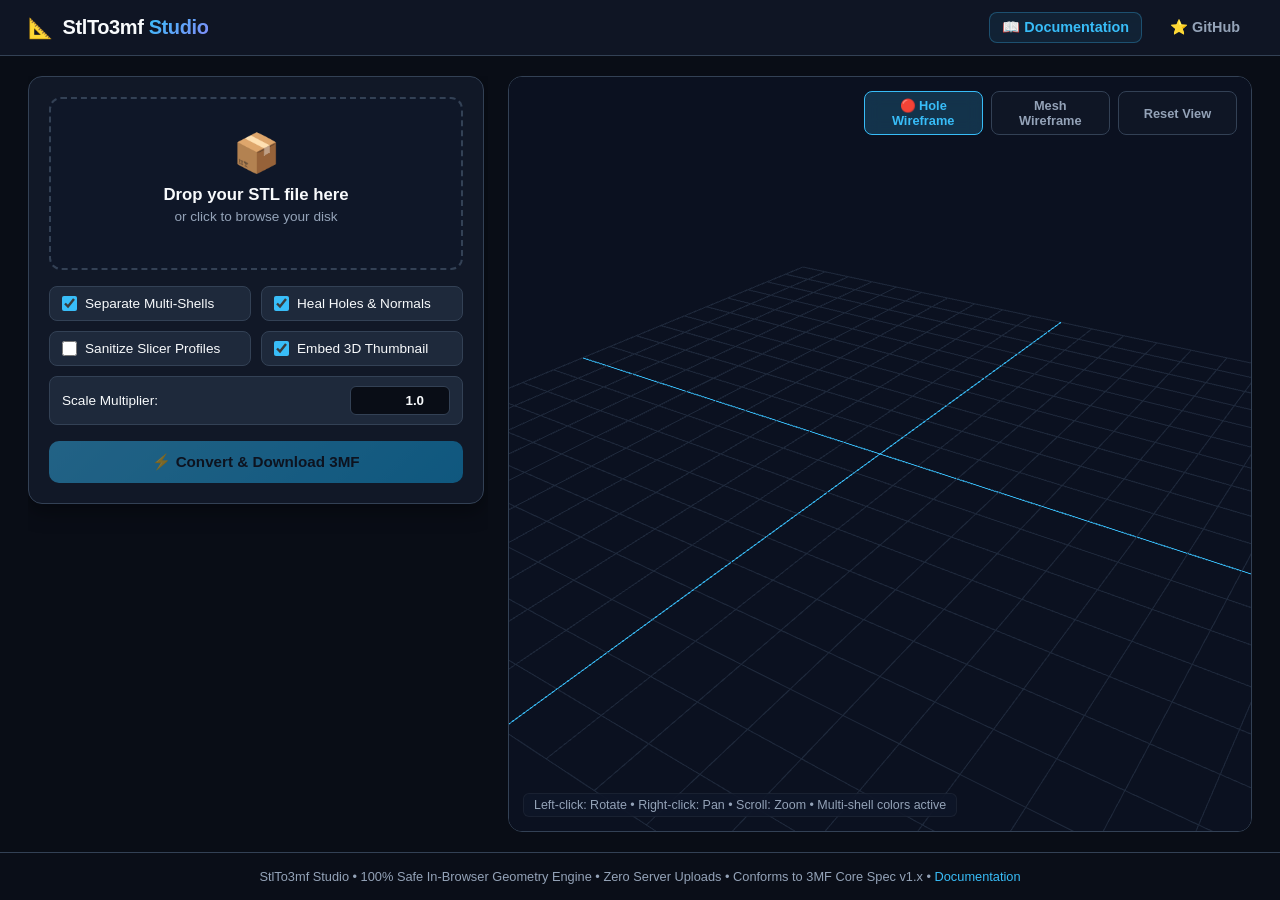
<file: index.html>
<!DOCTYPE html>
<html lang="en">
<head>
  <meta charset="UTF-8">
  <meta name="viewport" content="width=device-width, initial-scale=1.0">
  <title>StlTo3mf Studio — Instant Client-Side STL to 3MF Converter & Mesh Repair</title>
  <meta name="description" content="Convert STL to 3MF directly in your browser with automated mesh repair, multi-shell separation, 3D WebGL preview, and slicer profile sanitization. 100% client-side, zero server uploads.">
  <style>
    :root {
      --bg: #090d16;
      --card: #111827;
      --card-inner: #1e293b;
      --border: #334155;
      --border-focus: #38bdf8;
      --accent: #38bdf8;
      --accent-hover: #0ea5e9;
      --accent-glow: rgba(56, 189, 248, 0.35);
      --text: #f8fafc;
      --text-muted: #94a3b8;
      --success: #34d399;
      --warning: #fbbf24;
      --danger: #f87171;
    }
    * { box-sizing: border-box; margin: 0; padding: 0; font-family: -apple-system, BlinkMacSystemFont, "Segoe UI", Roboto, "Helvetica Neue", sans-serif; }
    body {
      background: var(--bg);
      color: var(--text);
      min-height: 100vh;
      display: flex;
      flex-direction: column;
    }
    
    /* Navigation Bar */
    nav {
      background: rgba(17, 24, 39, 0.85);
      backdrop-filter: blur(12px);
      border-bottom: 1px solid var(--border);
      padding: 12px 28px;
      display: flex;
      align-items: center;
      justify-content: space-between;
      position: sticky;
      top: 0;
      z-index: 100;
    }
    .brand {
      display: flex;
      align-items: center;
      gap: 10px;
      font-size: 1.25rem;
      font-weight: 800;
      letter-spacing: -0.02em;
      text-decoration: none;
      color: var(--text);
    }
    .brand-badge {
      background: linear-gradient(135deg, #38bdf8, #818cf8);
      -webkit-background-clip: text;
      -webkit-text-fill-color: transparent;
    }
    .nav-links {
      display: flex;
      align-items: center;
      gap: 16px;
    }
    .nav-link {
      color: var(--text-muted);
      text-decoration: none;
      font-size: 0.9rem;
      font-weight: 600;
      padding: 6px 12px;
      border-radius: 8px;
      transition: all 0.2s ease;
      display: flex;
      align-items: center;
      gap: 6px;
    }
    .nav-link:hover {
      color: var(--text);
      background: rgba(255, 255, 255, 0.06);
    }
    .nav-link.highlight {
      color: var(--accent);
      border: 1px solid rgba(56, 189, 248, 0.3);
      background: rgba(56, 189, 248, 0.08);
    }
    .nav-link.highlight:hover {
      background: rgba(56, 189, 248, 0.16);
      box-shadow: 0 0 12px var(--accent-glow);
    }

    /* Main Studio Container */
    main {
      flex: 1;
      display: grid;
      grid-template-columns: 460px 1fr;
      gap: 20px;
      padding: 20px 28px;
      max-width: 1600px;
      width: 100%;
      margin: 0 auto;
    }

    @media (max-width: 1024px) {
      main {
        grid-template-columns: 1fr;
      }
    }

    /* Left Control Sidebar */
    .sidebar {
      display: flex;
      flex-direction: column;
      gap: 16px;
      overflow-y: auto;
      max-height: calc(100vh - 120px);
      padding-right: 4px;
    }

    .card {
      background: var(--card);
      border: 1px solid var(--border);
      border-radius: 14px;
      padding: 20px;
      box-shadow: 0 8px 20px rgba(0, 0, 0, 0.35);
    }

    /* Drop Zone */
    .drop-zone {
      border: 2px dashed var(--border);
      border-radius: 12px;
      padding: 32px 20px;
      text-align: center;
      cursor: pointer;
      transition: all 0.2s ease;
      background: rgba(15, 23, 42, 0.5);
    }
    .drop-zone:hover, .drop-zone.dragover {
      border-color: var(--accent);
      background: rgba(56, 189, 248, 0.06);
      box-shadow: inset 0 0 20px rgba(56, 189, 248, 0.1);
    }
    .drop-icon { font-size: 38px; margin-bottom: 10px; display: block; }
    .file-name {
      margin-top: 12px;
      font-weight: 700;
      color: var(--accent);
      font-size: 0.95rem;
      word-break: break-all;
    }

    /* Options Grid */
    .options-grid {
      display: grid;
      grid-template-columns: 1fr 1fr;
      gap: 10px;
      margin-top: 16px;
    }
    .toggle-label {
      display: flex;
      align-items: center;
      gap: 8px;
      font-size: 0.85rem;
      font-weight: 500;
      color: var(--text);
      cursor: pointer;
      background: var(--card-inner);
      padding: 9px 12px;
      border-radius: 8px;
      border: 1px solid var(--border);
      user-select: none;
      transition: border-color 0.15s ease;
    }
    .toggle-label:hover { border-color: rgba(56, 189, 248, 0.4); }
    .toggle-label input[type="checkbox"] { width: 15px; height: 15px; accent-color: var(--accent); cursor: pointer; }

    .scale-row {
      grid-column: span 2;
      display: flex;
      align-items: center;
      justify-content: space-between;
      gap: 12px;
      background: var(--card-inner);
      padding: 9px 12px;
      border-radius: 8px;
      border: 1px solid var(--border);
      font-size: 0.85rem;
    }
    .scale-input {
      background: var(--bg);
      border: 1px solid var(--border);
      color: var(--text);
      padding: 6px 10px;
      border-radius: 6px;
      width: 100px;
      font-weight: 600;
      outline: none;
      text-align: right;
    }
    .scale-input:focus { border-color: var(--accent); }

    /* Buttons */
    .btn-row { display: flex; gap: 10px; margin-top: 16px; }
    button {
      flex: 1;
      padding: 12px 18px;
      border-radius: 10px;
      border: none;
      font-size: 0.95rem;
      font-weight: 700;
      cursor: pointer;
      transition: all 0.2s ease;
      display: flex;
      align-items: center;
      justify-content: center;
      gap: 8px;
    }
    .btn-primary {
      background: linear-gradient(135deg, #38bdf8, #0ea5e9);
      color: #090d16;
    }
    .btn-primary:hover:not(:disabled) {
      box-shadow: 0 0 20px var(--accent-glow);
      filter: brightness(1.1);
    }
    button:disabled { opacity: 0.45; cursor: not-allowed; }

    /* Status Messages & Warnings */
    .status-box {
      margin-top: 14px;
      padding: 12px 16px;
      border-radius: 8px;
      font-size: 0.88rem;
      line-height: 1.4;
      display: none;
      animation: fadeIn 0.3s ease;
    }
    .status-box.info { background: rgba(56, 189, 248, 0.1); border: 1px solid rgba(56, 189, 248, 0.3); color: var(--accent); }
    .status-box.success { background: rgba(52, 211, 153, 0.1); border: 1px solid rgba(52, 211, 153, 0.3); color: var(--success); }
    .status-box.warning { background: rgba(251, 191, 36, 0.1); border: 1px solid rgba(251, 191, 36, 0.3); color: var(--warning); }
    .status-box.error { background: rgba(248, 113, 113, 0.1); border: 1px solid rgba(248, 113, 113, 0.3); color: var(--danger); }

    .warning-banner {
      background: rgba(251, 191, 36, 0.12);
      border: 1px solid rgba(251, 191, 36, 0.4);
      color: #fde68a;
      padding: 10px 14px;
      border-radius: 8px;
      font-size: 0.85rem;
      margin-top: 12px;
      display: none;
    }

    /* Diagnostics Card */
    .stats-card { display: none; margin-top: 10px; }
    .stats-card h3 { font-size: 0.95rem; font-weight: 700; margin-bottom: 12px; display: flex; align-items: center; justify-content: space-between; }
    .stat-table { width: 100%; border-collapse: collapse; font-size: 0.82rem; }
    .stat-table tr { border-bottom: 1px solid rgba(255, 255, 255, 0.05); }
    .stat-table td { padding: 6px 2px; }
    .stat-table td:first-child { color: var(--text-muted); }
    .stat-table td:last-child { text-align: right; font-weight: 600; font-family: monospace; }
    
    .badge {
      display: inline-block;
      padding: 2px 8px;
      border-radius: 12px;
      font-size: 0.75rem;
      font-weight: 700;
    }
    .badge-success { background: rgba(52, 211, 153, 0.2); color: var(--success); border: 1px solid rgba(52, 211, 153, 0.4); }
    .badge-warning { background: rgba(251, 191, 36, 0.2); color: var(--warning); border: 1px solid rgba(251, 191, 36, 0.4); }

    .shell-details {
      margin-top: 12px;
      padding-top: 10px;
      border-top: 1px solid var(--border);
    }
    .shell-details h4 { font-size: 0.82rem; color: var(--text-muted); text-transform: uppercase; letter-spacing: 0.05em; margin-bottom: 8px; }
    .shell-list { list-style: none; display: flex; flex-direction: column; gap: 6px; font-size: 0.8rem; }
    .shell-item { display: flex; align-items: center; gap: 8px; background: rgba(15, 23, 42, 0.4); padding: 5px 8px; border-radius: 6px; }
    .shell-color-swatch { width: 10px; height: 10px; border-radius: 50%; display: inline-block; flex-shrink: 0; }
    .text-success { color: var(--success); }
    .text-warning { color: var(--warning); }

    /* Right Viewport */
    .viewport-container {
      background: #080c14;
      border: 1px solid var(--border);
      border-radius: 14px;
      position: relative;
      overflow: hidden;
      min-height: 480px;
      display: flex;
      flex-direction: column;
    }
    #viewport3d {
      width: 100%;
      height: 100%;
      flex: 1;
      cursor: grab;
    }
    #viewport3d:active { cursor: grabbing; }

    /* Viewport Floating Controls */
    .viewport-overlay {
      position: absolute;
      top: 14px;
      right: 14px;
      display: flex;
      gap: 8px;
      z-index: 10;
    }
    .btn-tool {
      background: rgba(17, 24, 39, 0.85);
      border: 1px solid var(--border);
      color: var(--text-muted);
      padding: 6px 12px;
      border-radius: 8px;
      font-size: 0.8rem;
      font-weight: 600;
      cursor: pointer;
      backdrop-filter: blur(8px);
      transition: all 0.15s ease;
    }
    .btn-tool:hover { color: var(--text); border-color: var(--accent); }
    .btn-tool.active { background: rgba(56, 189, 248, 0.2); color: var(--accent); border-color: var(--accent); }

    .viewport-hint {
      position: absolute;
      bottom: 14px;
      left: 14px;
      font-size: 0.78rem;
      color: var(--text-muted);
      background: rgba(15, 23, 42, 0.75);
      backdrop-filter: blur(8px);
      padding: 4px 10px;
      border-radius: 6px;
      pointer-events: none;
      border: 1px solid rgba(255, 255, 255, 0.05);
    }

    /* Footer */
    footer {
      border-top: 1px solid var(--border);
      padding: 16px 28px;
      text-align: center;
      font-size: 0.8rem;
      color: var(--text-muted);
      background: rgba(11, 15, 26, 0.6);
    }
    footer a { color: var(--accent); text-decoration: none; }
    footer a:hover { text-decoration: underline; }

    @keyframes fadeIn { from { opacity: 0; transform: translateY(4px); } to { opacity: 1; transform: translateY(0); } }
  </style>
</head>
<body>

  <!-- Navigation Bar -->
  <nav>
    <a href="./" class="brand">
      <span>📐</span>
      <span>StlTo3mf <span class="brand-badge">Studio</span></span>
    </a>
    <div class="nav-links">
      <a href="./docs/" class="nav-link highlight">📖 Documentation</a>
      <a href="https://github.com/madireis/stl-to-3mf" target="_blank" rel="noopener noreferrer" class="nav-link">⭐ GitHub</a>
    </div>
  </nav>

  <!-- Studio Workspace -->
  <main>
    <!-- Left Column: Controls & Diagnostics -->
    <div class="sidebar">
      <div class="card">
        <div class="drop-zone" id="dropZone">
          <span class="drop-icon">📦</span>
          <strong style="font-size: 1.05rem;">Drop your STL file here</strong>
          <p style="color: var(--text-muted); font-size: 0.85rem; margin-top: 4px;">or click to browse your disk</p>
          <div class="file-name" id="fileNameDisplay"></div>
          <input type="file" id="fileInput" accept=".stl" style="display: none;" />
        </div>

        <div class="options-grid">
          <label class="toggle-label" title="Clustering disconnected bodies into separate 3MF objects via DSU">
            <input type="checkbox" id="splitShells" checked />
            <span>Separate Multi-Shells</span>
          </label>
          <label class="toggle-label" title="Welds coincident vertices (10⁻⁶ mm), heals boundary holes, and reorients normals outward">
            <input type="checkbox" id="repairMesh" checked />
            <span>Heal Holes & Normals</span>
          </label>
          <label class="toggle-label" title="Strip proprietary printer configuration elements while keeping colors">
            <input type="checkbox" id="stripConfig" />
            <span>Sanitize Slicer Profiles</span>
          </label>
          <label class="toggle-label" title="Inject 256x256 rendered preview into 3MF for printer touchscreens">
            <input type="checkbox" id="genThumbnail" checked />
            <span>Embed 3D Thumbnail</span>
          </label>
          <div class="scale-row">
            <label for="scaleFactor">Scale Multiplier:</label>
            <input type="number" id="scaleFactor" class="scale-input" value="1.0" step="any" />
          </div>
        </div>

        <div id="scaleWarningBox" class="warning-banner"></div>

        <div class="btn-row">
          <button class="btn-primary" id="btnConvert" disabled>
            ⚡ Convert &amp; Download 3MF
          </button>
        </div>

        <div id="statusBox" class="status-box"></div>
      </div>

      <!-- Geometric Diagnostics Card -->
      <div class="card stats-card" id="statsCard">
        <h3>
          <span>Geometric Diagnostics</span>
          <span id="statWatertight" class="badge"></span>
        </h3>
        <table class="stat-table">
          <tbody>
            <tr><td>Source Format</td><td id="statFormat">-</td></tr>
            <tr><td>Triangles</td><td id="statTriangles">0</td></tr>
            <tr><td>Unique Vertices</td><td id="statVertices">0</td></tr>
            <tr><td>Deduplicated Vertices (10⁻⁶ mm)</td><td id="statDeduplicated">0</td></tr>
            <tr><td>Pruned Degenerate Facets</td><td id="statPruned">0</td></tr>
            <tr><td>Boundary Holes Patched</td><td id="statHolesPatched">0</td></tr>
            <tr><td>Discrete Shells Detected</td><td id="statShells">0</td></tr>
            <tr><td>Bounding Box Dimensions</td><td id="statDimensions">-</td></tr>
            <tr><td>Signed Volume</td><td id="statVolume">-</td></tr>
          </tbody>
        </table>

        <div class="shell-details">
          <h4>Shell Hierarchy</h4>
          <ul class="shell-list" id="shellDetailsList"></ul>
        </div>
      </div>
    </div>

    <!-- Right Column: Interactive 3D Viewport -->
    <div class="viewport-container">
      <div class="viewport-overlay">
        <button class="btn-tool active" id="btnToggleHoles" title="Highlight open boundary edges in glowing red">🔴 Hole Wireframe</button>
        <button class="btn-tool" id="btnToggleWireframe" title="Toggle triangle wireframe view">Mesh Wireframe</button>
        <button class="btn-tool" id="btnResetCamera" title="Center camera on model">Reset View</button>
      </div>

      <div id="viewport3d"></div>

      <div class="viewport-hint">
        Left-click: Rotate &bull; Right-click: Pan &bull; Scroll: Zoom &bull; Multi-shell colors active
      </div>
    </div>
  </main>

  <!-- Footer -->
  <footer>
    StlTo3mf Studio &bull; 100% Safe In-Browser Geometry Engine &bull; Zero Server Uploads &bull; Conforms to 3MF Core Spec v1.x &bull; <a href="./docs/">Documentation</a>
  </footer>

  <!-- Vendored Libraries -->
  <script src="./assets/vendor/three.min.js"></script>
  <script src="./assets/vendor/OrbitControls.js"></script>
  <script src="./assets/vendor/fflate.min.js"></script>

  <!-- Client-Side Engine Modules -->
  <script src="./assets/js/stl-parser.js"></script>
  <script src="./assets/js/mesh-repair.js"></script>
  <script src="./assets/js/shell-separator.js"></script>
  <script src="./assets/js/threemf-packager.js"></script>
  <script src="./assets/js/viewer3d.js"></script>
  <script src="./assets/js/app.js"></script>

</body>
</html>
</file>
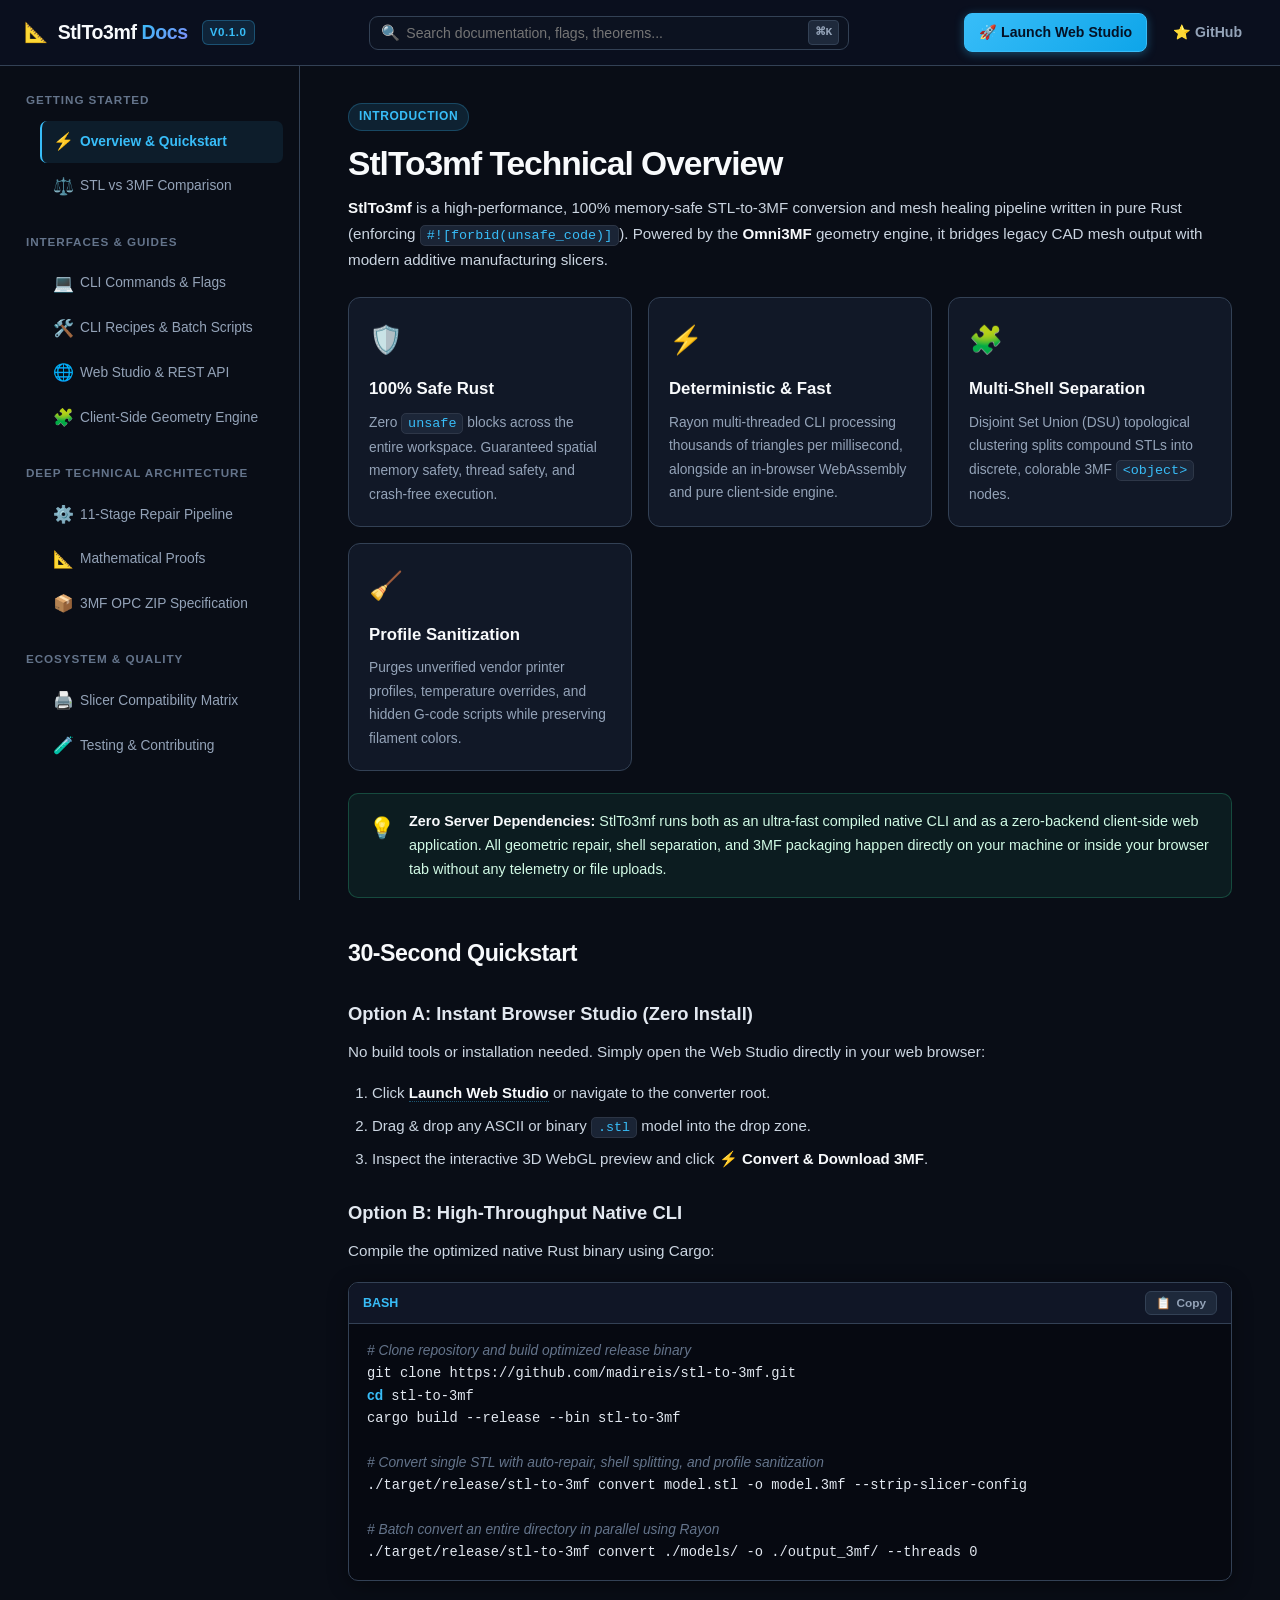
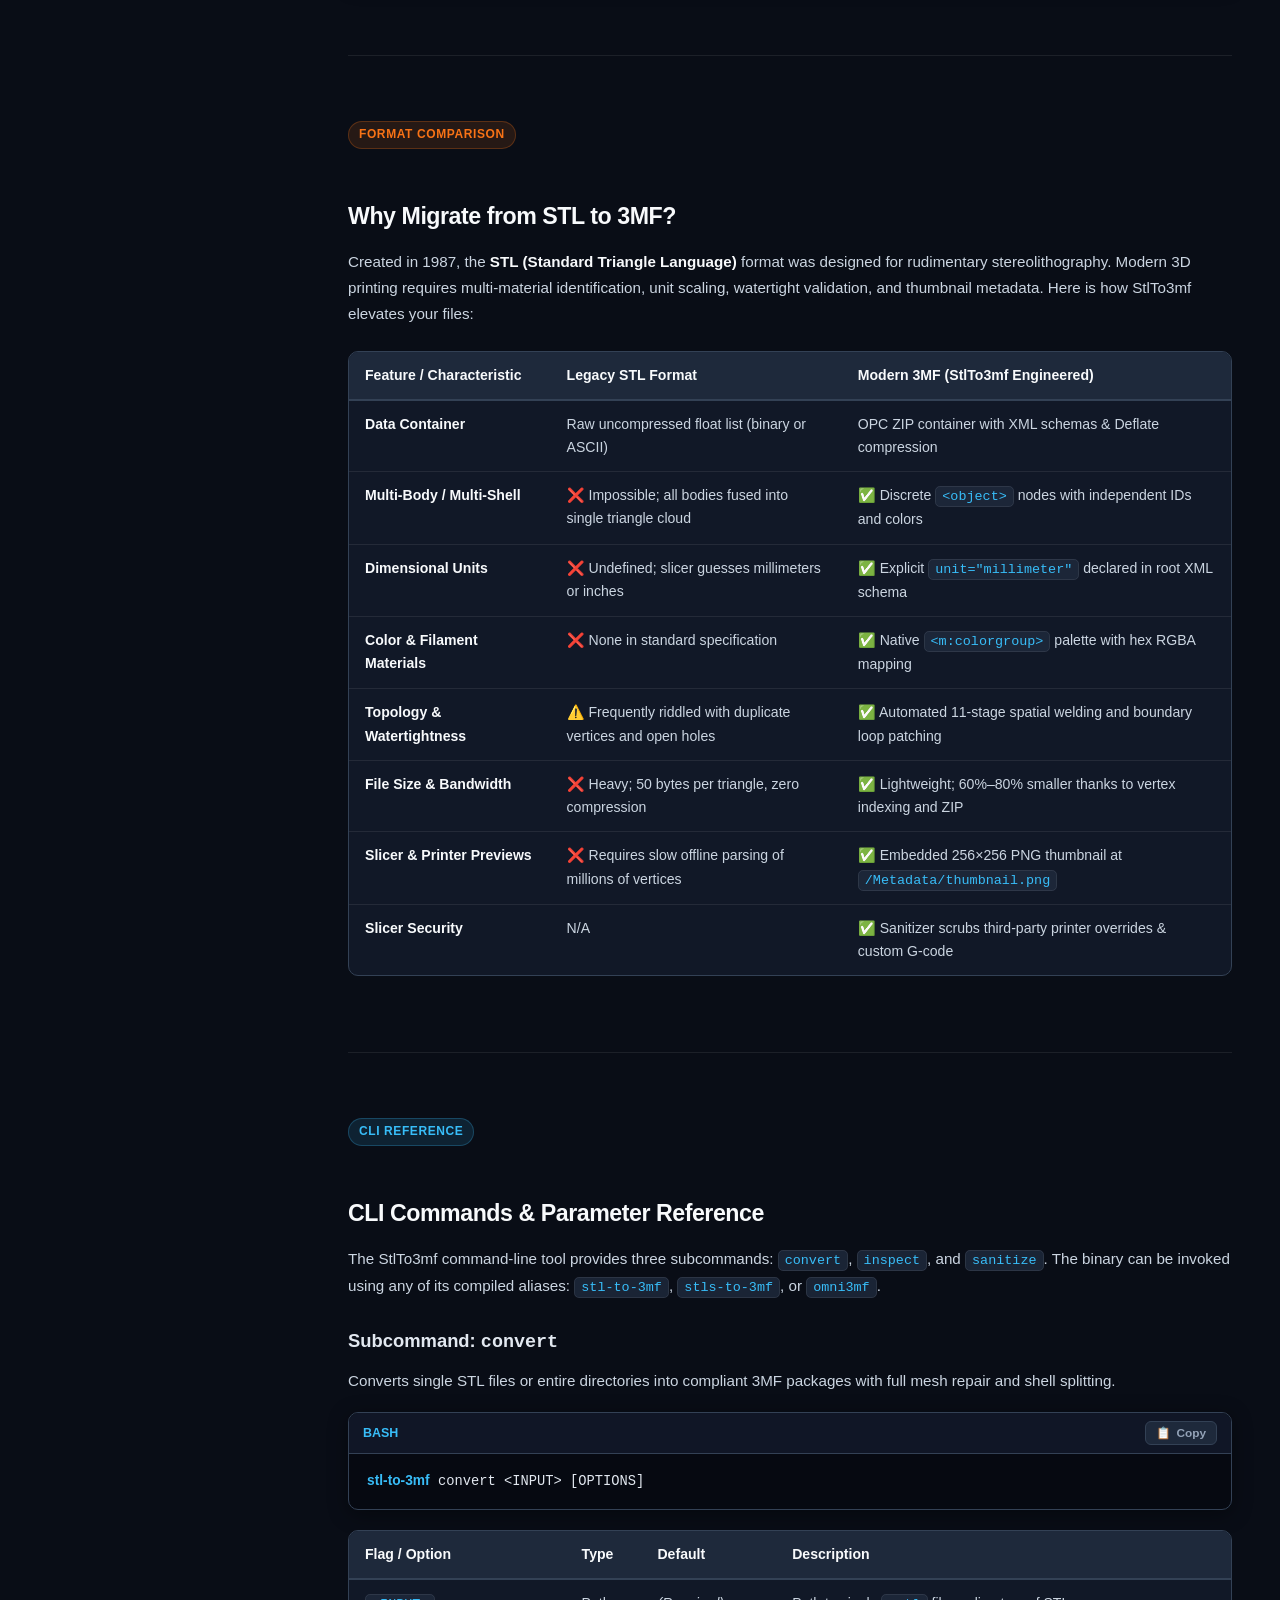
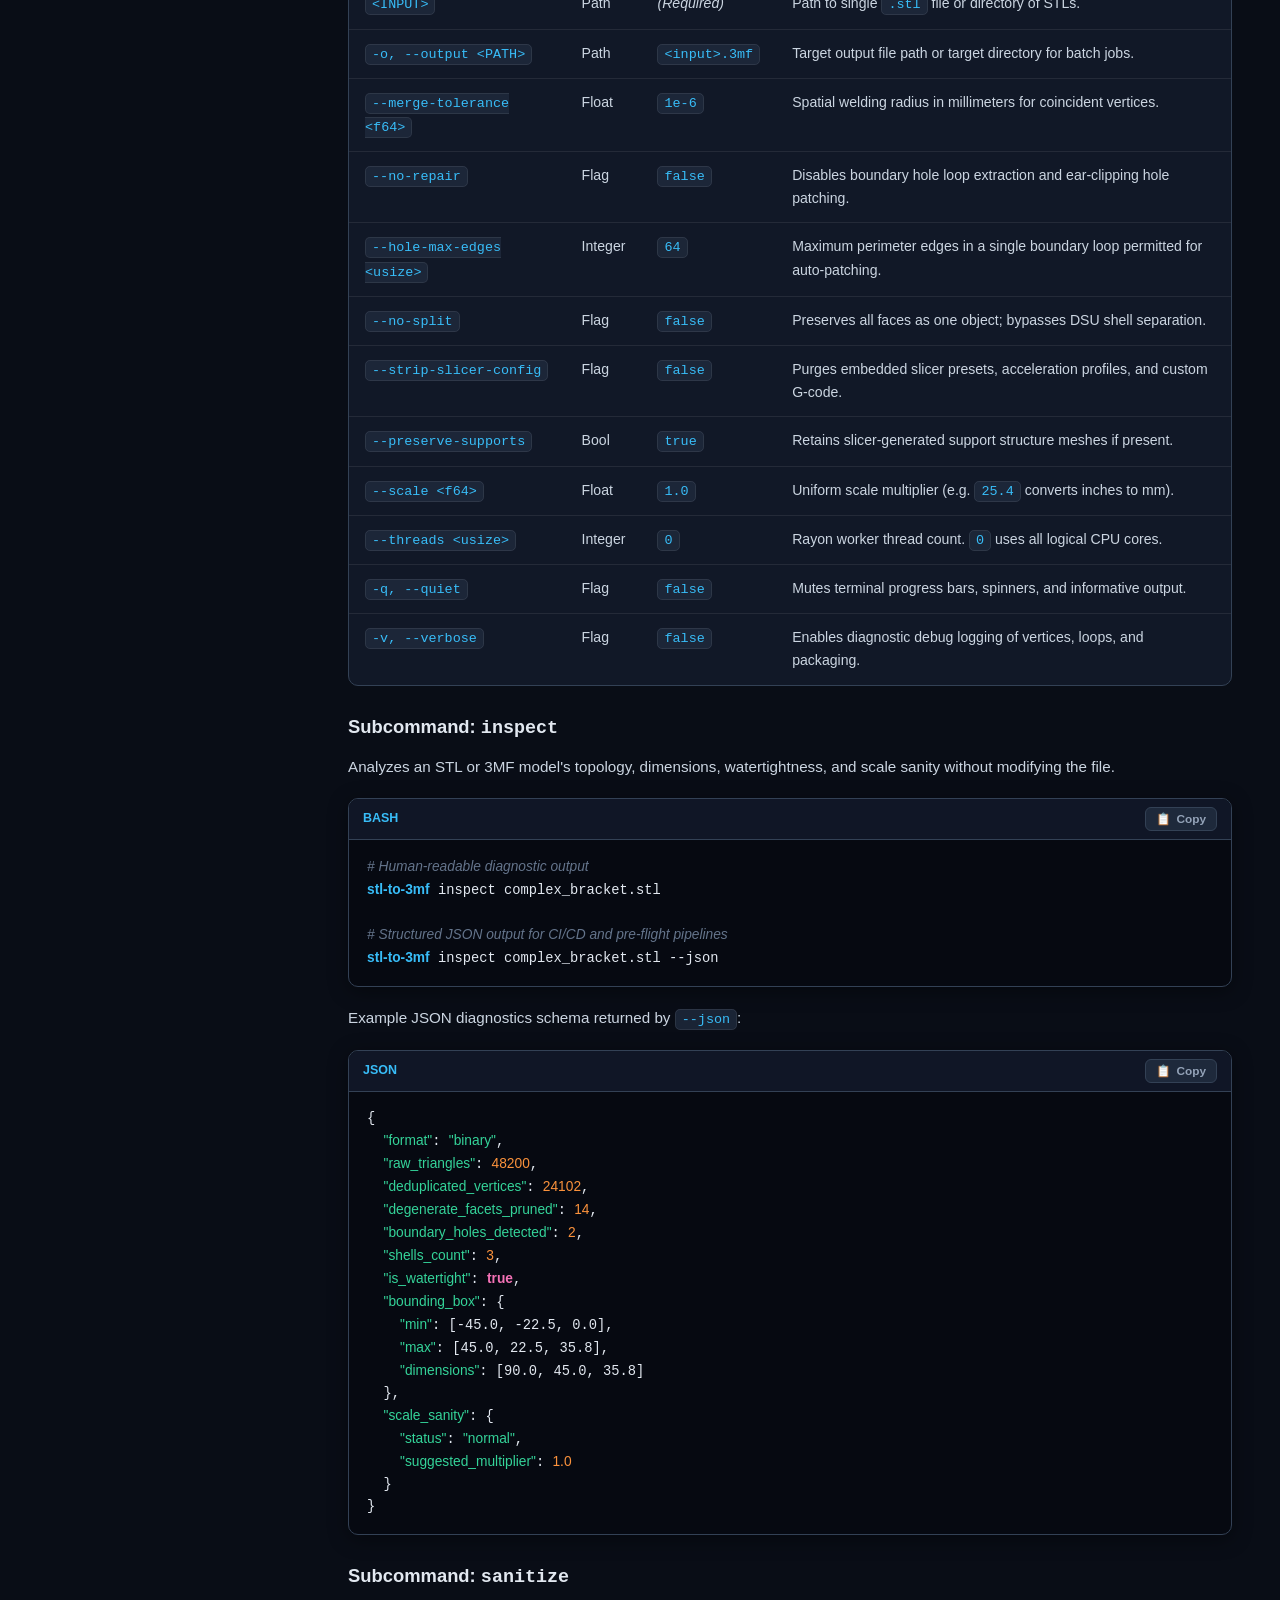
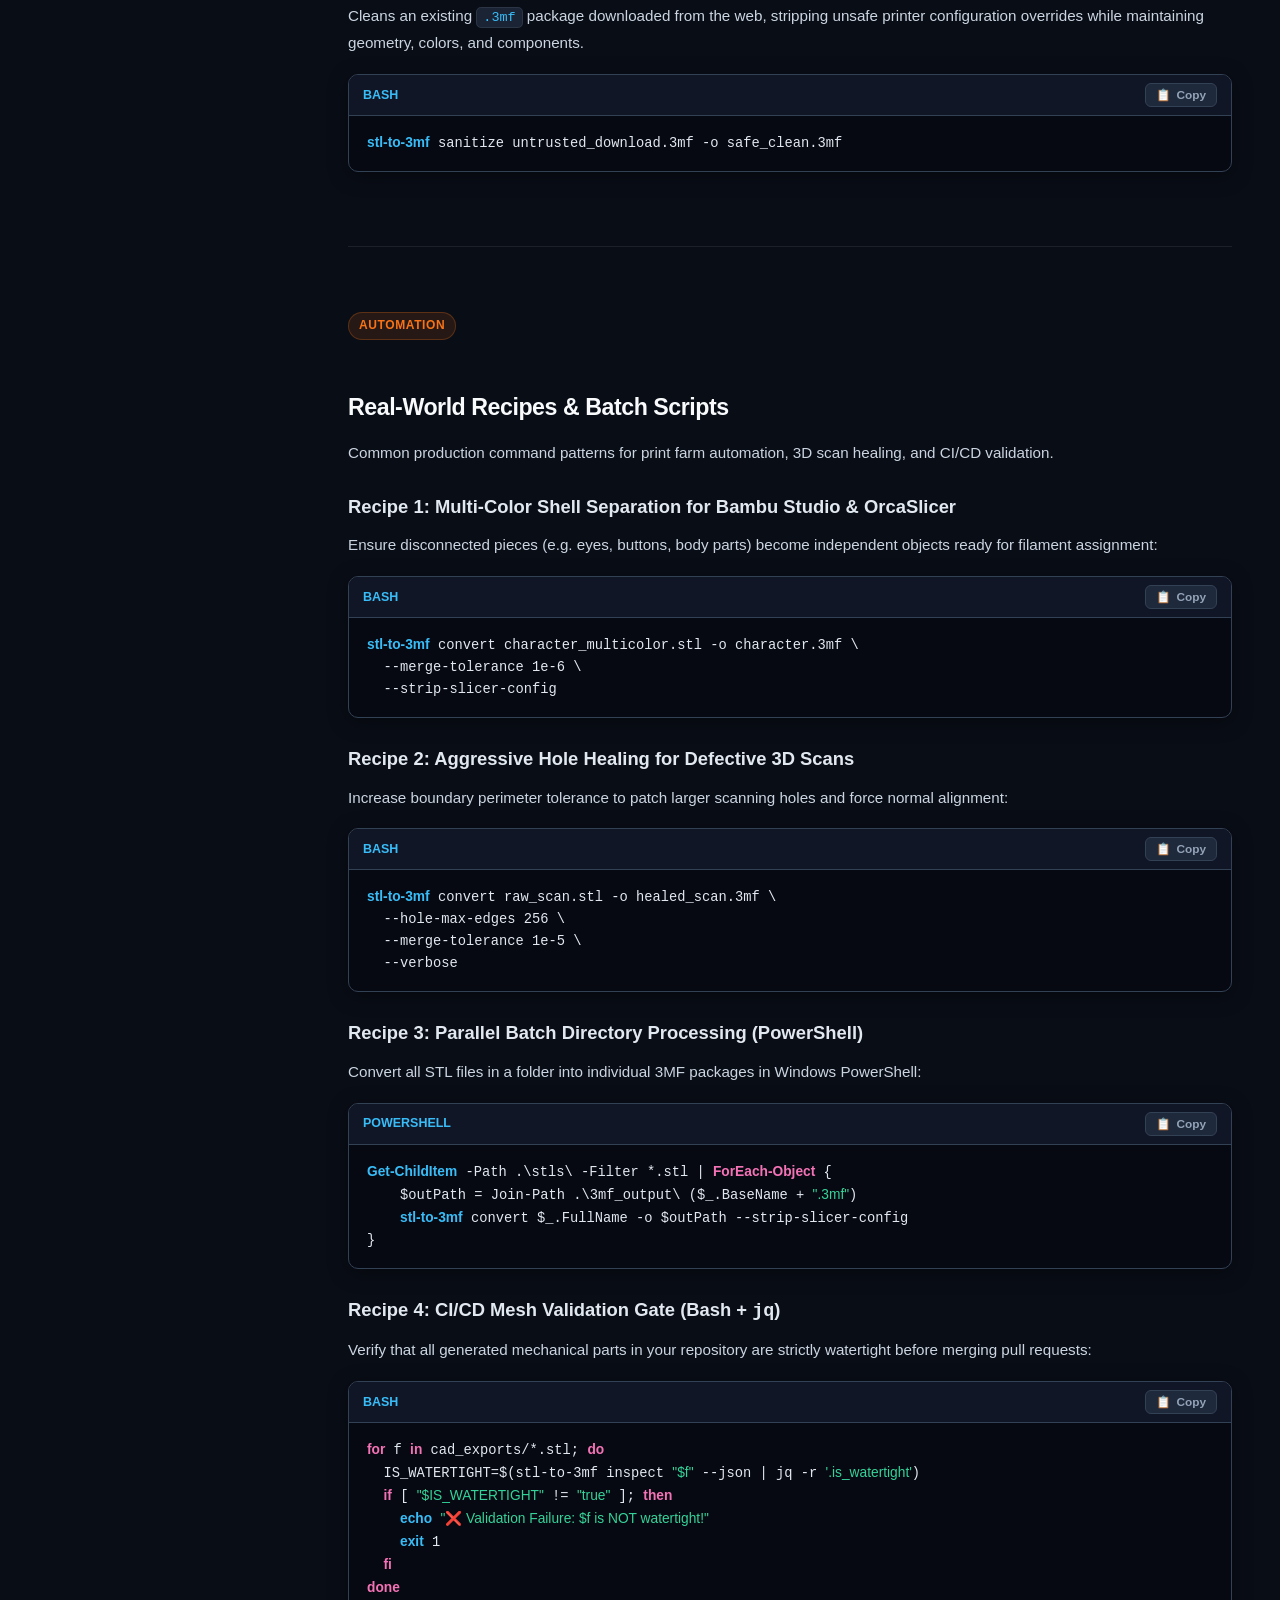
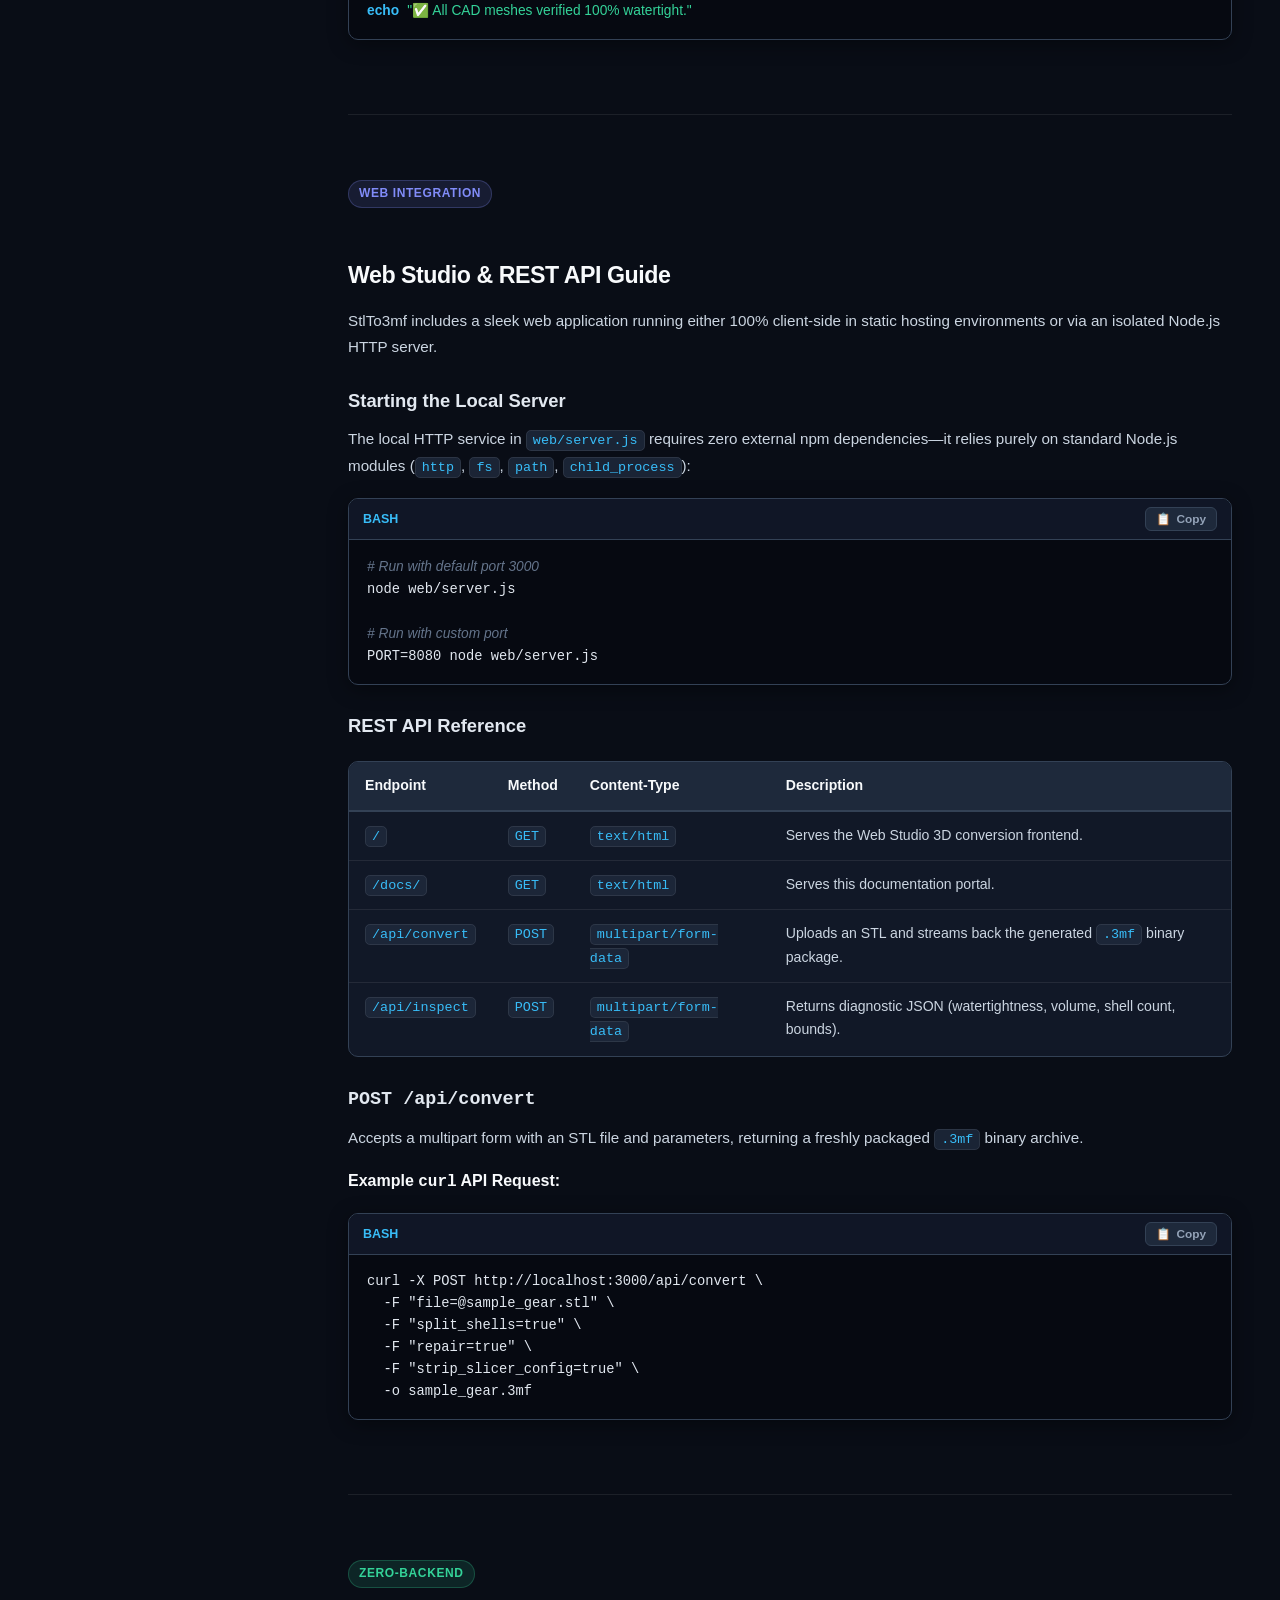
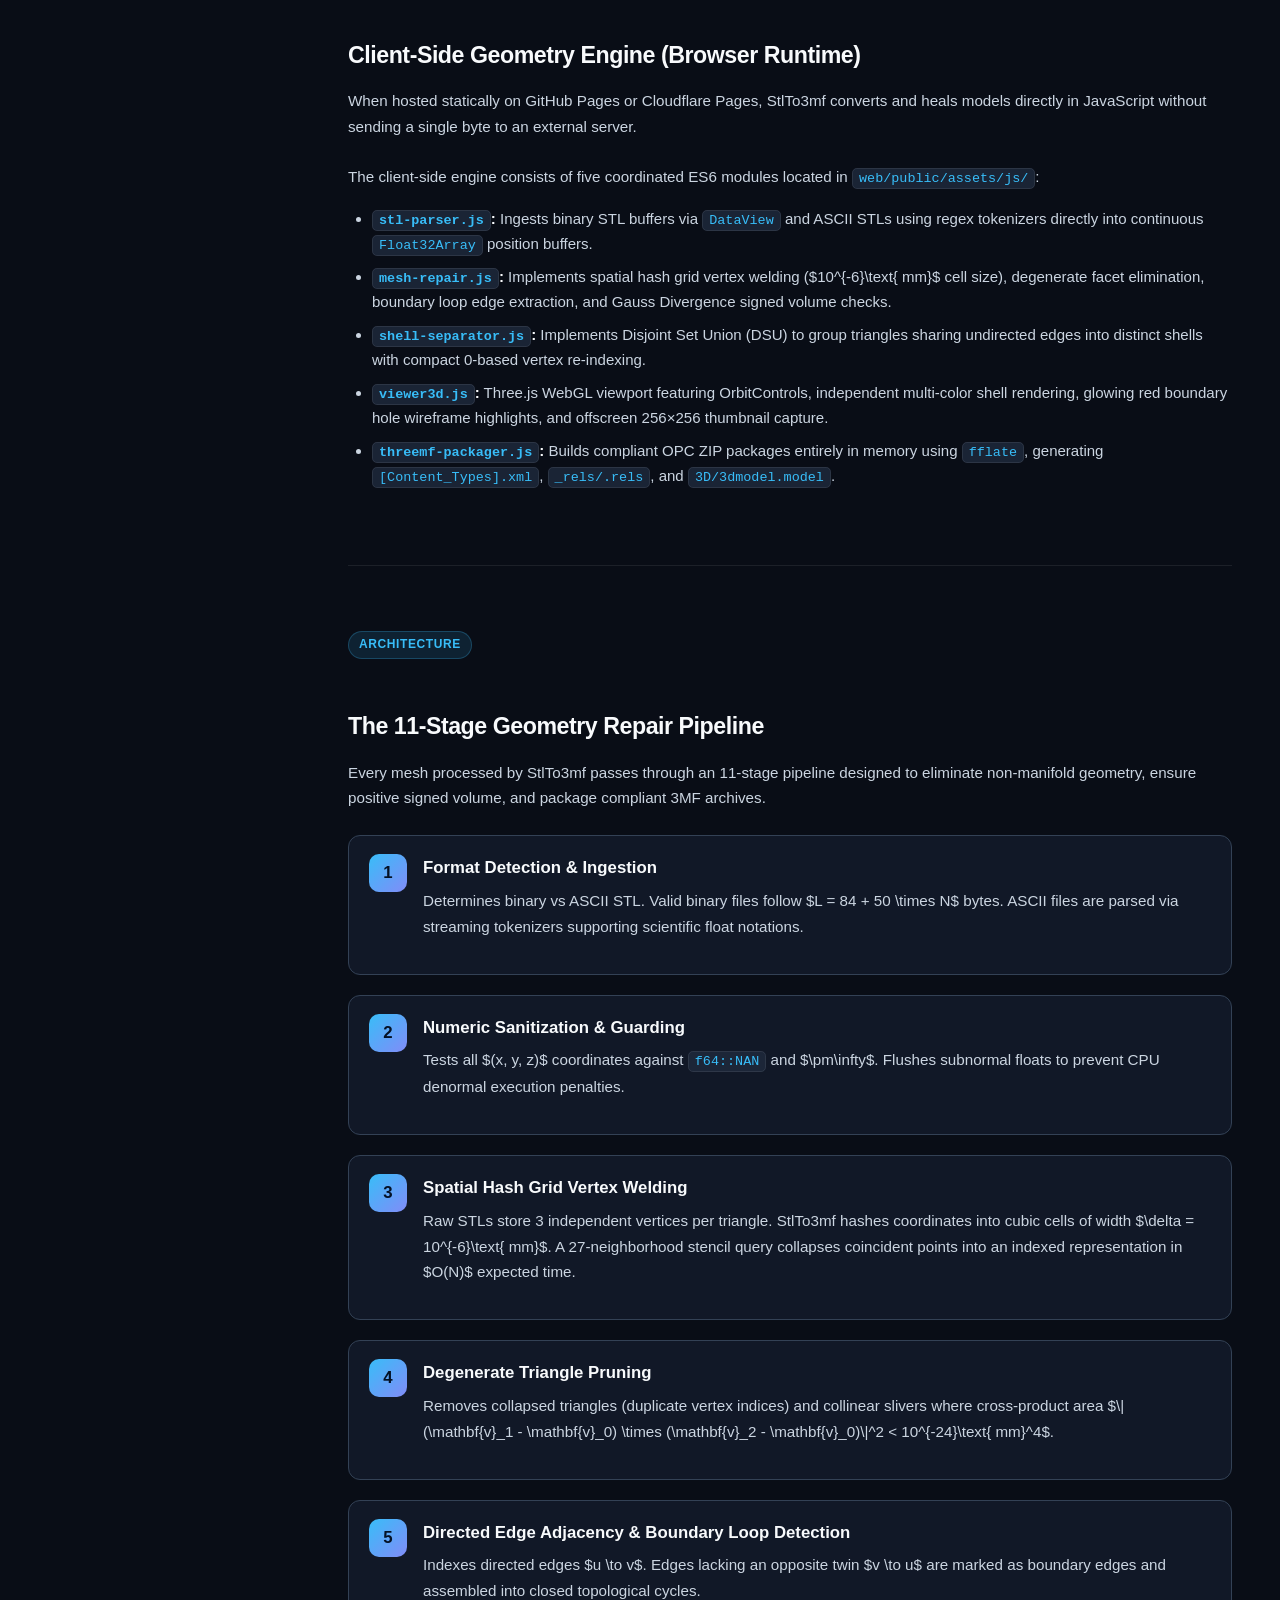
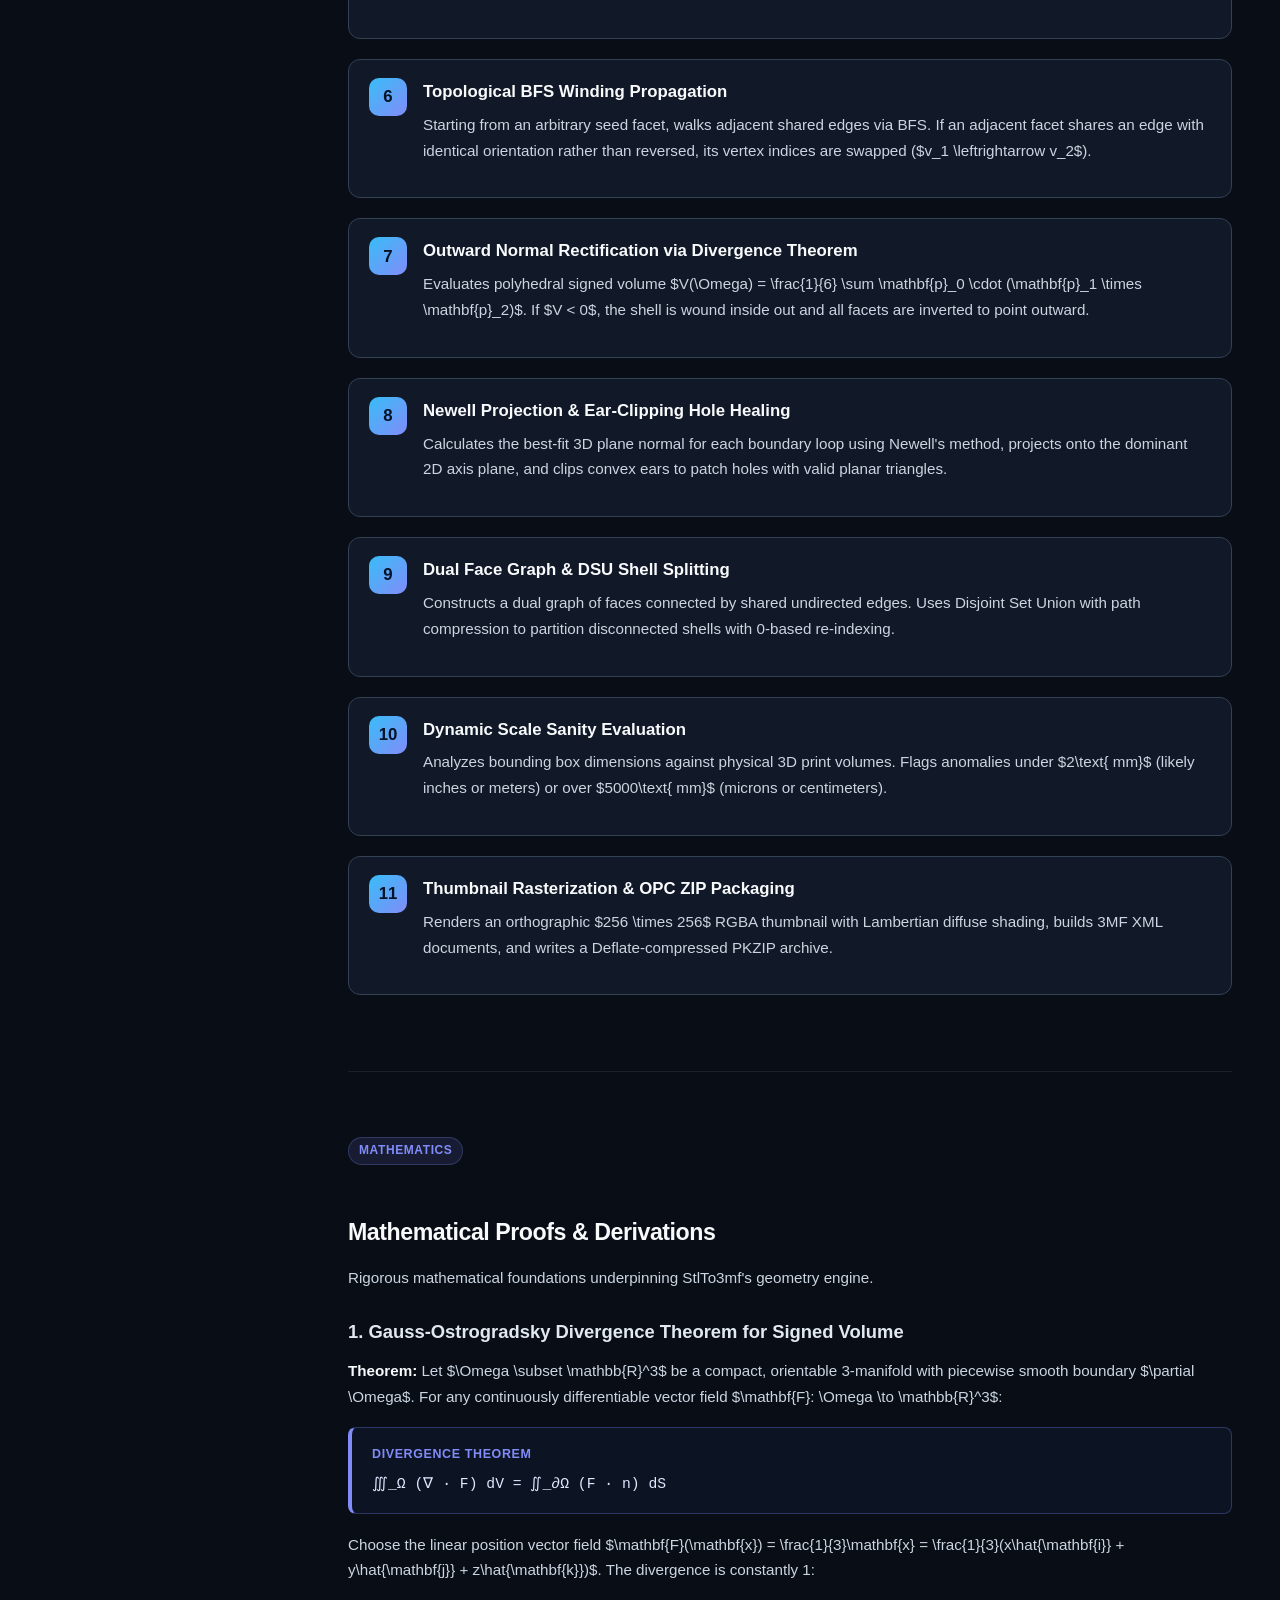
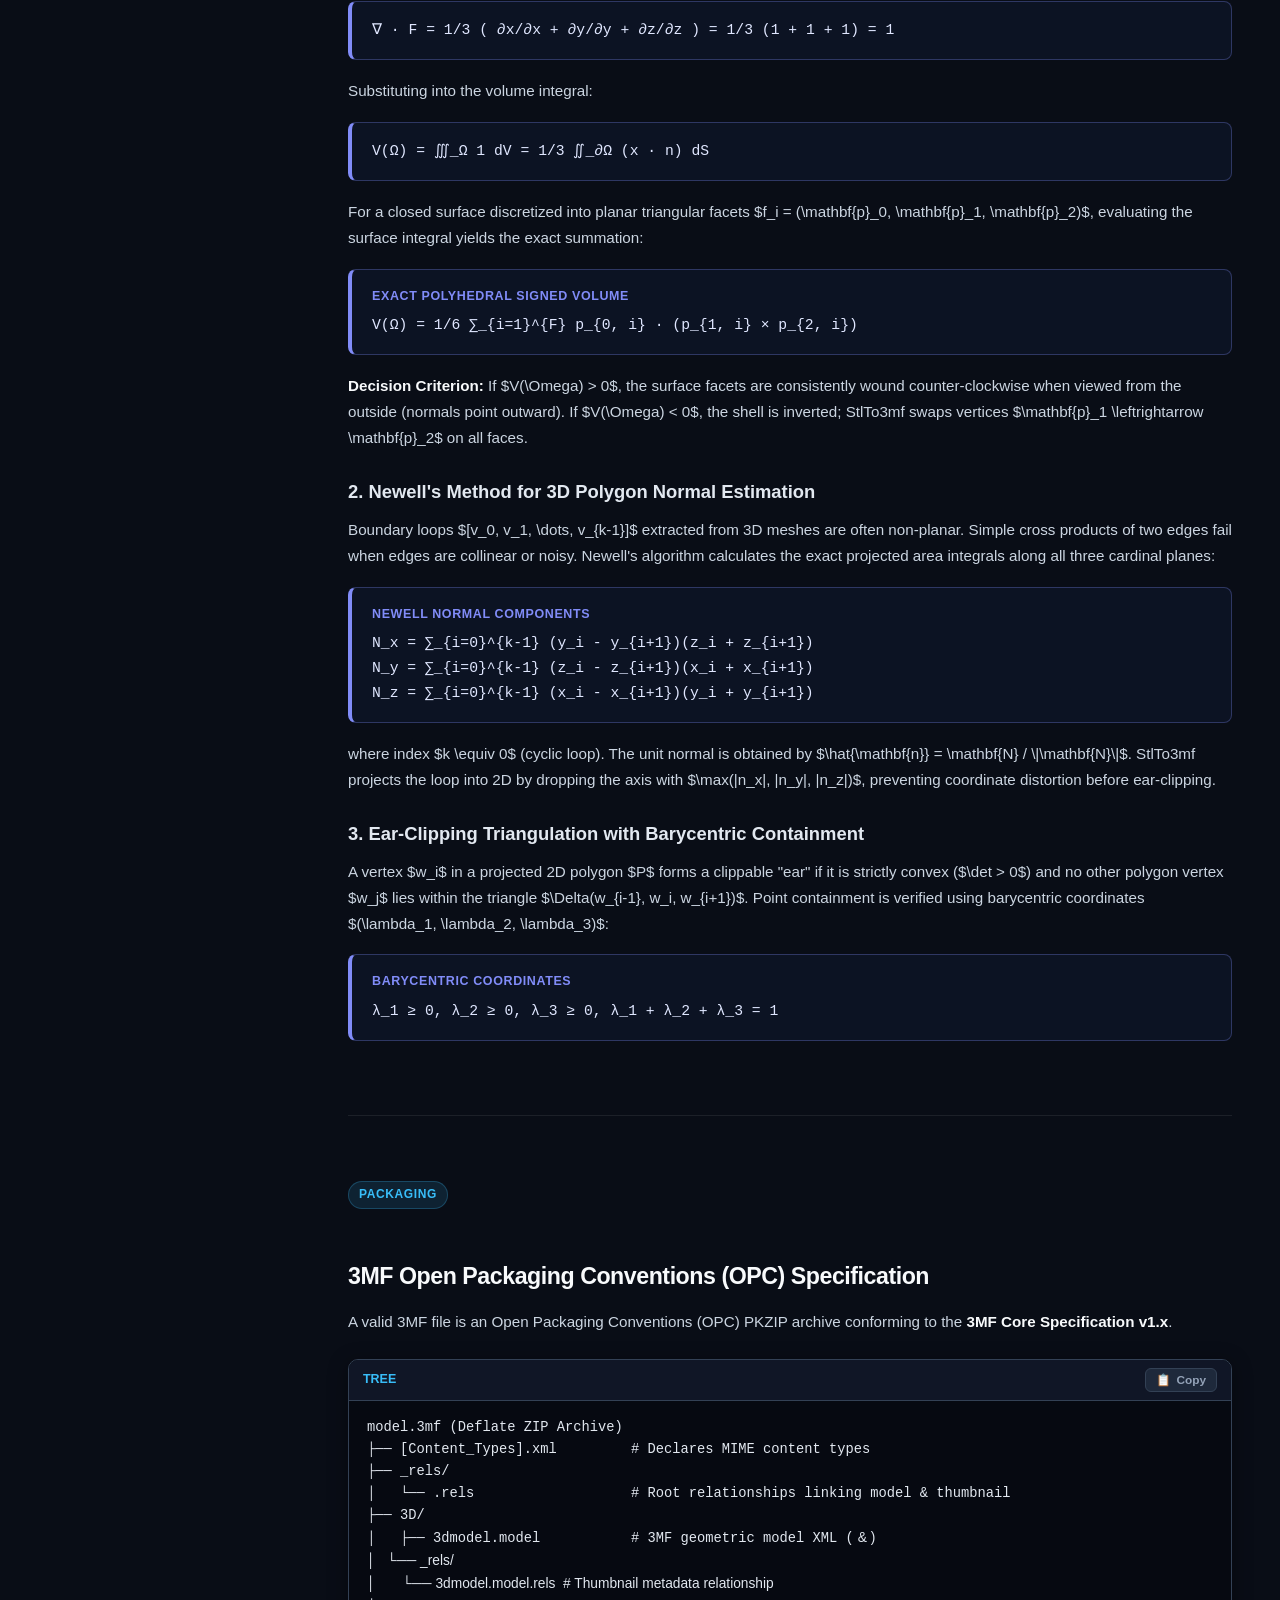
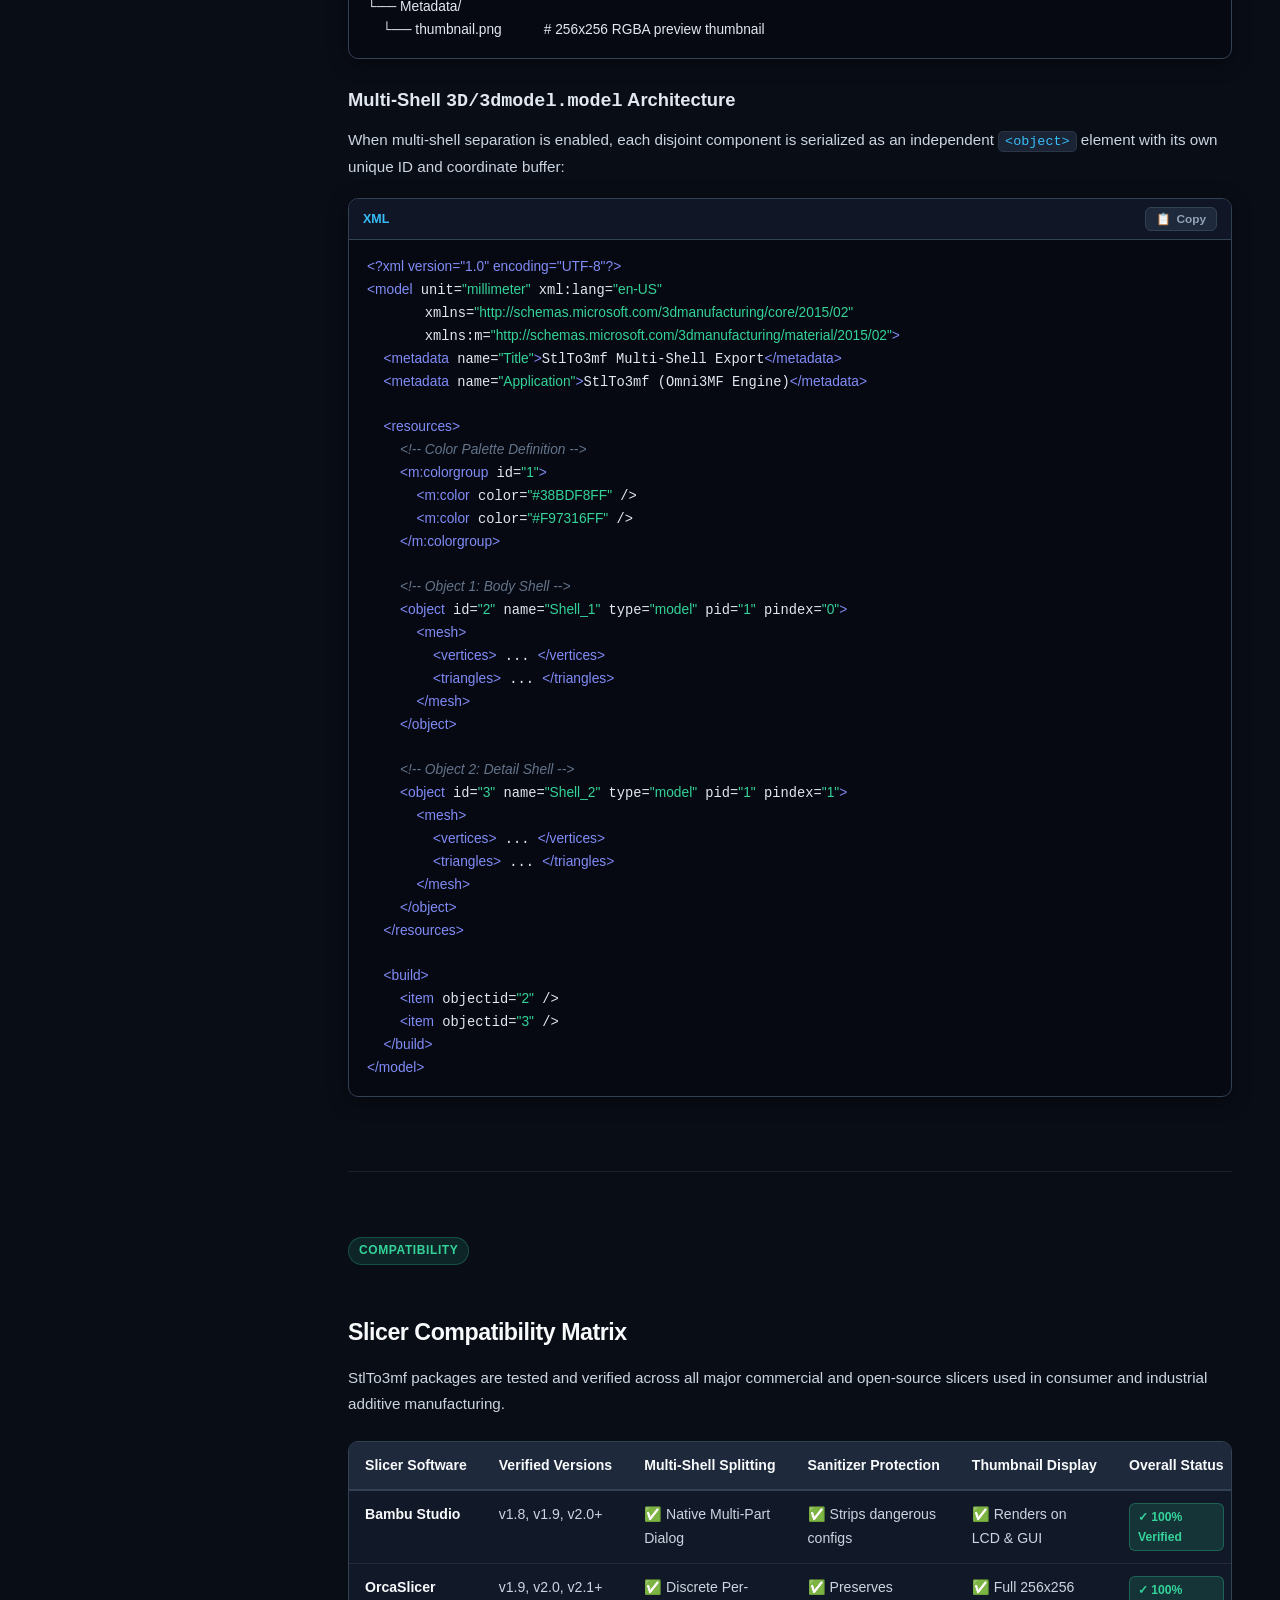
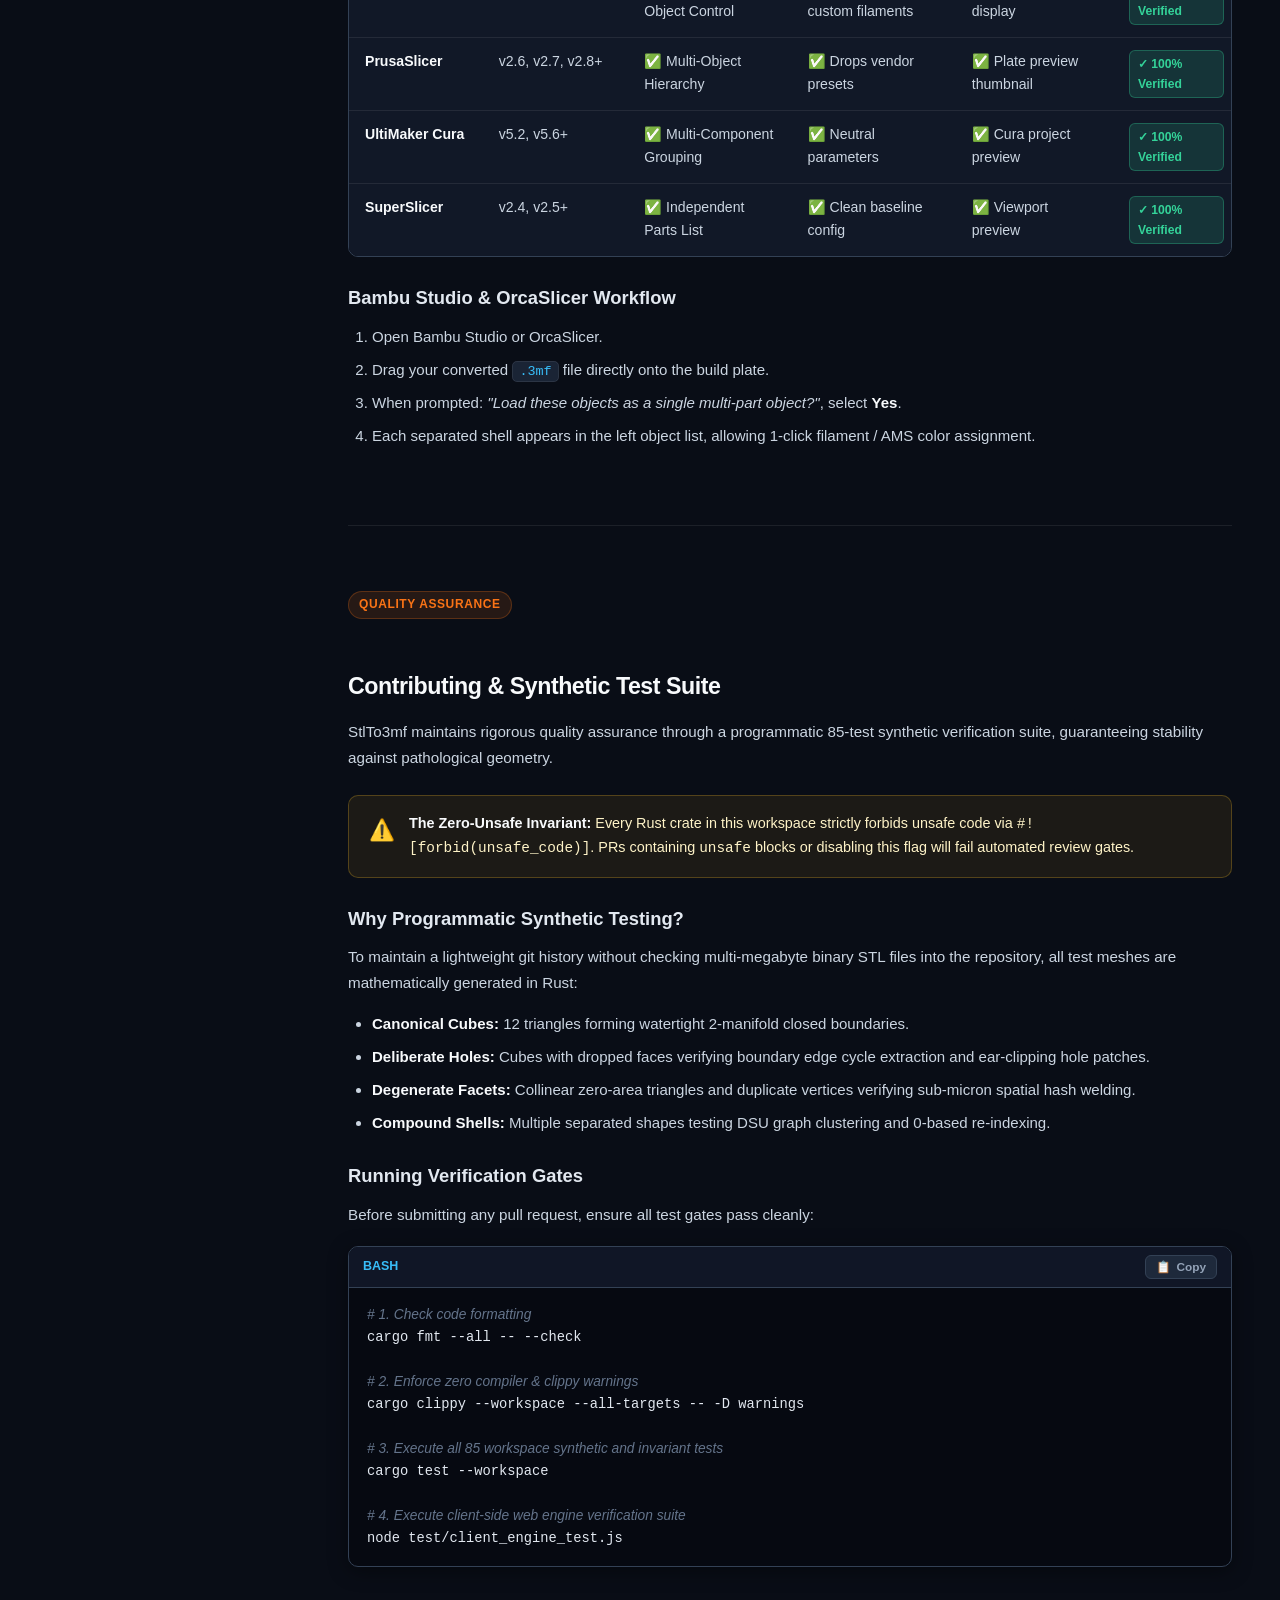
<file: docs/index.html>
<!DOCTYPE html>
<html lang="en">
<head>
  <meta charset="UTF-8">
  <meta name="viewport" content="width=device-width, initial-scale=1.0">
  <title>StlTo3mf Documentation Portal — Architecture, CLI, Web &amp; Mathematical Proofs</title>
  <meta name="description" content="Comprehensive technical documentation for StlTo3mf &amp; Omni3MF engine: 11-stage geometry repair pipeline, Divergence Theorem signed volume, Newell ear clipping, CLI recipes, and slicer compatibility.">
  <link rel="stylesheet" href="./docs.css">
</head>
<body>

  <!-- Top Navigation Bar -->
  <header class="docs-nav">
    <div class="nav-left">
      <button class="mobile-menu-btn" id="mobileMenuBtn" aria-label="Toggle sidebar navigation">☰</button>
      <a href="../" class="brand">
        <span>📐</span>
        <span>StlTo3mf <span class="brand-badge">Docs</span></span>
      </a>
      <span class="docs-tag">v0.1.0</span>
    </div>

    <!-- Real-Time Search Bar -->
    <div class="search-container">
      <div class="search-input-wrapper">
        <span class="search-icon">🔍</span>
        <input type="text" id="docsSearch" class="search-input" placeholder="Search documentation, flags, theorems..." autocomplete="off" spellcheck="false" />
        <button id="clearSearch" class="search-clear-btn" title="Clear search">✕</button>
        <span class="search-shortcut">⌘K</span>
      </div>
    </div>

    <div class="nav-actions">
      <a href="../" class="nav-btn primary">🚀 Launch Web Studio</a>
      <a href="https://github.com/madireis/stl-to-3mf" target="_blank" rel="noopener noreferrer" class="nav-btn secondary">⭐ GitHub</a>
    </div>
  </header>

  <!-- Mobile Sidebar Backdrop -->
  <div class="sidebar-backdrop" id="sidebarBackdrop"></div>

  <!-- Documentation Layout -->
  <div class="docs-layout">

    <!-- Sticky Sidebar Navigation -->
    <nav class="docs-sidebar" id="docsSidebar" aria-label="Documentation Navigation">
      <div id="searchStatus" class="sidebar-search-status"></div>

      <div class="nav-section">
        <div class="nav-section-title">Getting Started</div>
        <ul class="nav-list">
          <li class="nav-item">
            <a href="#overview" class="nav-link active">
              <span class="nav-link-icon">⚡</span>
              <span>Overview &amp; Quickstart</span>
            </a>
          </li>
          <li class="nav-item">
            <a href="#stl-vs-3mf" class="nav-link">
              <span class="nav-link-icon">⚖️</span>
              <span>STL vs 3MF Comparison</span>
            </a>
          </li>
        </ul>
      </div>

      <div class="nav-section">
        <div class="nav-section-title">Interfaces &amp; Guides</div>
        <ul class="nav-list">
          <li class="nav-item">
            <a href="#cli-guide" class="nav-link">
              <span class="nav-link-icon">💻</span>
              <span>CLI Commands &amp; Flags</span>
            </a>
          </li>
          <li class="nav-item">
            <a href="#cli-recipes" class="nav-link">
              <span class="nav-link-icon">🛠️</span>
              <span>CLI Recipes &amp; Batch Scripts</span>
            </a>
          </li>
          <li class="nav-item">
            <a href="#web-guide" class="nav-link">
              <span class="nav-link-icon">🌐</span>
              <span>Web Studio &amp; REST API</span>
            </a>
          </li>
          <li class="nav-item">
            <a href="#client-pipeline" class="nav-link">
              <span class="nav-link-icon">🧩</span>
              <span>Client-Side Geometry Engine</span>
            </a>
          </li>
        </ul>
      </div>

      <div class="nav-section">
        <div class="nav-section-title">Deep Technical Architecture</div>
        <ul class="nav-list">
          <li class="nav-item">
            <a href="#pipeline-stages" class="nav-link">
              <span class="nav-link-icon">⚙️</span>
              <span>11-Stage Repair Pipeline</span>
            </a>
          </li>
          <li class="nav-item">
            <a href="#mathematical-proofs" class="nav-link">
              <span class="nav-link-icon">📐</span>
              <span>Mathematical Proofs</span>
            </a>
          </li>
          <li class="nav-item">
            <a href="#opc-spec" class="nav-link">
              <span class="nav-link-icon">📦</span>
              <span>3MF OPC ZIP Specification</span>
            </a>
          </li>
        </ul>
      </div>

      <div class="nav-section">
        <div class="nav-section-title">Ecosystem &amp; Quality</div>
        <ul class="nav-list">
          <li class="nav-item">
            <a href="#slicers" class="nav-link">
              <span class="nav-link-icon">🖨️</span>
              <span>Slicer Compatibility Matrix</span>
            </a>
          </li>
          <li class="nav-item">
            <a href="#contributing" class="nav-link">
              <span class="nav-link-icon">🧪</span>
              <span>Testing &amp; Contributing</span>
            </a>
          </li>
        </ul>
      </div>
    </nav>

    <!-- Main Content Stream -->
    <main class="docs-main">

      <!-- ==================================================================
           SECTION 1: OVERVIEW & QUICKSTART
           ================================================================== -->
      <article class="docs-article" id="overview">
        <div class="article-header">
          <span class="article-badge badge-cyan">Introduction</span>
          <h1>StlTo3mf Technical Overview</h1>
          <p>
            <strong>StlTo3mf</strong> is a high-performance, 100% memory-safe STL-to-3MF conversion and mesh healing pipeline written in pure Rust (enforcing <code>#![forbid(unsafe_code)]</code>).
            Powered by the <strong>Omni3MF</strong> geometry engine, it bridges legacy CAD mesh output with modern additive manufacturing slicers.
          </p>
        </div>

        <div class="cards-grid">
          <div class="doc-card">
            <span class="doc-card-icon">🛡️</span>
            <h4>100% Safe Rust</h4>
            <p>Zero <code>unsafe</code> blocks across the entire workspace. Guaranteed spatial memory safety, thread safety, and crash-free execution.</p>
          </div>
          <div class="doc-card">
            <span class="doc-card-icon">⚡</span>
            <h4>Deterministic &amp; Fast</h4>
            <p>Rayon multi-threaded CLI processing thousands of triangles per millisecond, alongside an in-browser WebAssembly and pure client-side engine.</p>
          </div>
          <div class="doc-card">
            <span class="doc-card-icon">🧩</span>
            <h4>Multi-Shell Separation</h4>
            <p>Disjoint Set Union (DSU) topological clustering splits compound STLs into discrete, colorable 3MF <code>&lt;object&gt;</code> nodes.</p>
          </div>
          <div class="doc-card">
            <span class="doc-card-icon">🧹</span>
            <h4>Profile Sanitization</h4>
            <p>Purges unverified vendor printer profiles, temperature overrides, and hidden G-code scripts while preserving filament colors.</p>
          </div>
        </div>

        <div class="callout tip">
          <span class="callout-icon">💡</span>
          <div class="callout-content">
            <strong>Zero Server Dependencies:</strong> StlTo3mf runs both as an ultra-fast compiled native CLI and as a zero-backend client-side web application. All geometric repair, shell separation, and 3MF packaging happen directly on your machine or inside your browser tab without any telemetry or file uploads.
          </div>
        </div>

        <h2 id="quickstart">30-Second Quickstart</h2>

        <h3>Option A: Instant Browser Studio (Zero Install)</h3>
        <p>No build tools or installation needed. Simply open the Web Studio directly in your web browser:</p>
        <ol>
          <li>Click <a href="../" class="text-link"><strong>Launch Web Studio</strong></a> or navigate to the converter root.</li>
          <li>Drag &amp; drop any ASCII or binary <code>.stl</code> model into the drop zone.</li>
          <li>Inspect the interactive 3D WebGL preview and click <strong>⚡ Convert &amp; Download 3MF</strong>.</li>
        </ol>

        <h3>Option B: High-Throughput Native CLI</h3>
        <p>Compile the optimized native Rust binary using Cargo:</p>
        <div class="code-box">
          <div class="code-header">
            <span class="code-lang-tag">bash</span>
            <button class="copy-btn"><span>📋</span><span>Copy</span></button>
          </div>
          <pre><code><span class="tok-com"># Clone repository and build optimized release binary</span>
git clone https://github.com/madireis/stl-to-3mf.git
<span class="tok-cmd">cd</span> stl-to-3mf
cargo build --release --bin stl-to-3mf

<span class="tok-com"># Convert single STL with auto-repair, shell splitting, and profile sanitization</span>
./target/release/stl-to-3mf convert model.stl -o model.3mf --strip-slicer-config

<span class="tok-com"># Batch convert an entire directory in parallel using Rayon</span>
./target/release/stl-to-3mf convert ./models/ -o ./output_3mf/ --threads 0</code></pre>
        </div>
      </article>

      <!-- ==================================================================
           SECTION 1.1: STL VS 3MF COMPARISON
           ================================================================== -->
      <article class="docs-article" id="stl-vs-3mf">
        <div class="article-header">
          <span class="article-badge badge-orange">Format Comparison</span>
          <h2>Why Migrate from STL to 3MF?</h2>
          <p>
            Created in 1987, the <strong>STL (Standard Triangle Language)</strong> format was designed for rudimentary stereolithography.
            Modern 3D printing requires multi-material identification, unit scaling, watertight validation, and thumbnail metadata.
            Here is how StlTo3mf elevates your files:
          </p>
        </div>

        <div class="table-wrapper">
          <table>
            <thead>
              <tr>
                <th>Feature / Characteristic</th>
                <th>Legacy STL Format</th>
                <th>Modern 3MF (StlTo3mf Engineered)</th>
              </tr>
            </thead>
            <tbody>
              <tr>
                <td><strong>Data Container</strong></td>
                <td>Raw uncompressed float list (binary or ASCII)</td>
                <td>OPC ZIP container with XML schemas &amp; Deflate compression</td>
              </tr>
              <tr>
                <td><strong>Multi-Body / Multi-Shell</strong></td>
                <td>❌ Impossible; all bodies fused into single triangle cloud</td>
                <td>✅ Discrete <code>&lt;object&gt;</code> nodes with independent IDs and colors</td>
              </tr>
              <tr>
                <td><strong>Dimensional Units</strong></td>
                <td>❌ Undefined; slicer guesses millimeters or inches</td>
                <td>✅ Explicit <code>unit="millimeter"</code> declared in root XML schema</td>
              </tr>
              <tr>
                <td><strong>Color &amp; Filament Materials</strong></td>
                <td>❌ None in standard specification</td>
                <td>✅ Native <code>&lt;m:colorgroup&gt;</code> palette with hex RGBA mapping</td>
              </tr>
              <tr>
                <td><strong>Topology &amp; Watertightness</strong></td>
                <td>⚠️ Frequently riddled with duplicate vertices and open holes</td>
                <td>✅ Automated 11-stage spatial welding and boundary loop patching</td>
              </tr>
              <tr>
                <td><strong>File Size &amp; Bandwidth</strong></td>
                <td>❌ Heavy; 50 bytes per triangle, zero compression</td>
                <td>✅ Lightweight; 60%–80% smaller thanks to vertex indexing and ZIP</td>
              </tr>
              <tr>
                <td><strong>Slicer &amp; Printer Previews</strong></td>
                <td>❌ Requires slow offline parsing of millions of vertices</td>
                <td>✅ Embedded 256×256 PNG thumbnail at <code>/Metadata/thumbnail.png</code></td>
              </tr>
              <tr>
                <td><strong>Slicer Security</strong></td>
                <td>N/A</td>
                <td>✅ Sanitizer scrubs third-party printer overrides &amp; custom G-code</td>
              </tr>
            </tbody>
          </table>
        </div>
      </article>

      <!-- ==================================================================
           SECTION 2: CLI GUIDE
           ================================================================== -->
      <article class="docs-article" id="cli-guide">
        <div class="article-header">
          <span class="article-badge badge-cyan">CLI Reference</span>
          <h2>CLI Commands &amp; Parameter Reference</h2>
          <p>
            The StlTo3mf command-line tool provides three subcommands: <code>convert</code>, <code>inspect</code>, and <code>sanitize</code>.
            The binary can be invoked using any of its compiled aliases: <code>stl-to-3mf</code>, <code>stls-to-3mf</code>, or <code>omni3mf</code>.
          </p>
        </div>

        <h3>Subcommand: <code>convert</code></h3>
        <p>Converts single STL files or entire directories into compliant 3MF packages with full mesh repair and shell splitting.</p>

        <div class="code-box">
          <div class="code-header">
            <span class="code-lang-tag">bash</span>
            <button class="copy-btn"><span>📋</span><span>Copy</span></button>
          </div>
          <pre><code><span class="tok-cmd">stl-to-3mf</span> convert &lt;INPUT&gt; [OPTIONS]</code></pre>
        </div>

        <div class="table-wrapper">
          <table>
            <thead>
              <tr>
                <th>Flag / Option</th>
                <th>Type</th>
                <th>Default</th>
                <th>Description</th>
              </tr>
            </thead>
            <tbody>
              <tr>
                <td><code>&lt;INPUT&gt;</code></td>
                <td>Path</td>
                <td><em>(Required)</em></td>
                <td>Path to single <code>.stl</code> file or directory of STLs.</td>
              </tr>
              <tr>
                <td><code>-o, --output &lt;PATH&gt;</code></td>
                <td>Path</td>
                <td><code>&lt;input&gt;.3mf</code></td>
                <td>Target output file path or target directory for batch jobs.</td>
              </tr>
              <tr>
                <td><code>--merge-tolerance &lt;f64&gt;</code></td>
                <td>Float</td>
                <td><code>1e-6</code></td>
                <td>Spatial welding radius in millimeters for coincident vertices.</td>
              </tr>
              <tr>
                <td><code>--no-repair</code></td>
                <td>Flag</td>
                <td><code>false</code></td>
                <td>Disables boundary hole loop extraction and ear-clipping hole patching.</td>
              </tr>
              <tr>
                <td><code>--hole-max-edges &lt;usize&gt;</code></td>
                <td>Integer</td>
                <td><code>64</code></td>
                <td>Maximum perimeter edges in a single boundary loop permitted for auto-patching.</td>
              </tr>
              <tr>
                <td><code>--no-split</code></td>
                <td>Flag</td>
                <td><code>false</code></td>
                <td>Preserves all faces as one object; bypasses DSU shell separation.</td>
              </tr>
              <tr>
                <td><code>--strip-slicer-config</code></td>
                <td>Flag</td>
                <td><code>false</code></td>
                <td>Purges embedded slicer presets, acceleration profiles, and custom G-code.</td>
              </tr>
              <tr>
                <td><code>--preserve-supports</code></td>
                <td>Bool</td>
                <td><code>true</code></td>
                <td>Retains slicer-generated support structure meshes if present.</td>
              </tr>
              <tr>
                <td><code>--scale &lt;f64&gt;</code></td>
                <td>Float</td>
                <td><code>1.0</code></td>
                <td>Uniform scale multiplier (e.g. <code>25.4</code> converts inches to mm).</td>
              </tr>
              <tr>
                <td><code>--threads &lt;usize&gt;</code></td>
                <td>Integer</td>
                <td><code>0</code></td>
                <td>Rayon worker thread count. <code>0</code> uses all logical CPU cores.</td>
              </tr>
              <tr>
                <td><code>-q, --quiet</code></td>
                <td>Flag</td>
                <td><code>false</code></td>
                <td>Mutes terminal progress bars, spinners, and informative output.</td>
              </tr>
              <tr>
                <td><code>-v, --verbose</code></td>
                <td>Flag</td>
                <td><code>false</code></td>
                <td>Enables diagnostic debug logging of vertices, loops, and packaging.</td>
              </tr>
            </tbody>
          </table>
        </div>

        <h3>Subcommand: <code>inspect</code></h3>
        <p>Analyzes an STL or 3MF model's topology, dimensions, watertightness, and scale sanity without modifying the file.</p>

        <div class="code-box">
          <div class="code-header">
            <span class="code-lang-tag">bash</span>
            <button class="copy-btn"><span>📋</span><span>Copy</span></button>
          </div>
          <pre><code><span class="tok-com"># Human-readable diagnostic output</span>
<span class="tok-cmd">stl-to-3mf</span> inspect complex_bracket.stl

<span class="tok-com"># Structured JSON output for CI/CD and pre-flight pipelines</span>
<span class="tok-cmd">stl-to-3mf</span> inspect complex_bracket.stl --json</code></pre>
        </div>

        <p>Example JSON diagnostics schema returned by <code>--json</code>:</p>
        <div class="code-box">
          <div class="code-header">
            <span class="code-lang-tag">json</span>
            <button class="copy-btn"><span>📋</span><span>Copy</span></button>
          </div>
          <pre><code>{
  <span class="tok-str">"format"</span>: <span class="tok-str">"binary"</span>,
  <span class="tok-str">"raw_triangles"</span>: <span class="tok-num">48200</span>,
  <span class="tok-str">"deduplicated_vertices"</span>: <span class="tok-num">24102</span>,
  <span class="tok-str">"degenerate_facets_pruned"</span>: <span class="tok-num">14</span>,
  <span class="tok-str">"boundary_holes_detected"</span>: <span class="tok-num">2</span>,
  <span class="tok-str">"shells_count"</span>: <span class="tok-num">3</span>,
  <span class="tok-str">"is_watertight"</span>: <span class="tok-kw">true</span>,
  <span class="tok-str">"bounding_box"</span>: {
    <span class="tok-str">"min"</span>: [-45.0, -22.5, 0.0],
    <span class="tok-str">"max"</span>: [45.0, 22.5, 35.8],
    <span class="tok-str">"dimensions"</span>: [90.0, 45.0, 35.8]
  },
  <span class="tok-str">"scale_sanity"</span>: {
    <span class="tok-str">"status"</span>: <span class="tok-str">"normal"</span>,
    <span class="tok-str">"suggested_multiplier"</span>: <span class="tok-num">1.0</span>
  }
}</code></pre>
        </div>

        <h3>Subcommand: <code>sanitize</code></h3>
        <p>Cleans an existing <code>.3mf</code> package downloaded from the web, stripping unsafe printer configuration overrides while maintaining geometry, colors, and components.</p>
        <div class="code-box">
          <div class="code-header">
            <span class="code-lang-tag">bash</span>
            <button class="copy-btn"><span>📋</span><span>Copy</span></button>
          </div>
          <pre><code><span class="tok-cmd">stl-to-3mf</span> sanitize untrusted_download.3mf -o safe_clean.3mf</code></pre>
        </div>
      </article>

      <!-- ==================================================================
           SECTION 2.1: CLI RECIPES & AUTOMATION
           ================================================================== -->
      <article class="docs-article" id="cli-recipes">
        <div class="article-header">
          <span class="article-badge badge-orange">Automation</span>
          <h2>Real-World Recipes &amp; Batch Scripts</h2>
          <p>Common production command patterns for print farm automation, 3D scan healing, and CI/CD validation.</p>
        </div>

        <h3>Recipe 1: Multi-Color Shell Separation for Bambu Studio &amp; OrcaSlicer</h3>
        <p>Ensure disconnected pieces (e.g. eyes, buttons, body parts) become independent objects ready for filament assignment:</p>
        <div class="code-box">
          <div class="code-header">
            <span class="code-lang-tag">bash</span>
            <button class="copy-btn"><span>📋</span><span>Copy</span></button>
          </div>
          <pre><code><span class="tok-cmd">stl-to-3mf</span> convert character_multicolor.stl -o character.3mf \
  --merge-tolerance 1e-6 \
  --strip-slicer-config</code></pre>
        </div>

        <h3>Recipe 2: Aggressive Hole Healing for Defective 3D Scans</h3>
        <p>Increase boundary perimeter tolerance to patch larger scanning holes and force normal alignment:</p>
        <div class="code-box">
          <div class="code-header">
            <span class="code-lang-tag">bash</span>
            <button class="copy-btn"><span>📋</span><span>Copy</span></button>
          </div>
          <pre><code><span class="tok-cmd">stl-to-3mf</span> convert raw_scan.stl -o healed_scan.3mf \
  --hole-max-edges 256 \
  --merge-tolerance 1e-5 \
  --verbose</code></pre>
        </div>

        <h3>Recipe 3: Parallel Batch Directory Processing (PowerShell)</h3>
        <p>Convert all STL files in a folder into individual 3MF packages in Windows PowerShell:</p>
        <div class="code-box">
          <div class="code-header">
            <span class="code-lang-tag">powershell</span>
            <button class="copy-btn"><span>📋</span><span>Copy</span></button>
          </div>
          <pre><code><span class="tok-cmd">Get-ChildItem</span> -Path .\stls\ -Filter *.stl | <span class="tok-kw">ForEach-Object</span> {
    $outPath = Join-Path .\3mf_output\ ($_.BaseName + <span class="tok-str">".3mf"</span>)
    <span class="tok-cmd">stl-to-3mf</span> convert $_.FullName -o $outPath --strip-slicer-config
}</code></pre>
        </div>

        <h3>Recipe 4: CI/CD Mesh Validation Gate (Bash + <code>jq</code>)</h3>
        <p>Verify that all generated mechanical parts in your repository are strictly watertight before merging pull requests:</p>
        <div class="code-box">
          <div class="code-header">
            <span class="code-lang-tag">bash</span>
            <button class="copy-btn"><span>📋</span><span>Copy</span></button>
          </div>
          <pre><code><span class="tok-kw">for</span> f <span class="tok-kw">in</span> cad_exports/*.stl; <span class="tok-kw">do</span>
  IS_WATERTIGHT=$(stl-to-3mf inspect <span class="tok-str">"$f"</span> --json | jq -r <span class="tok-str">'.is_watertight'</span>)
  <span class="tok-kw">if</span> [ <span class="tok-str">"$IS_WATERTIGHT"</span> != <span class="tok-str">"true"</span> ]; <span class="tok-kw">then</span>
    <span class="tok-cmd">echo</span> <span class="tok-str">"❌ Validation Failure: $f is NOT watertight!"</span>
    <span class="tok-cmd">exit</span> 1
  <span class="tok-kw">fi</span>
<span class="tok-kw">done</span>
<span class="tok-cmd">echo</span> <span class="tok-str">"✅ All CAD meshes verified 100% watertight."</span></code></pre>
        </div>
      </article>

      <!-- ==================================================================
           SECTION 3: WEB STUDIO & REST API
           ================================================================== -->
      <article class="docs-article" id="web-guide">
        <div class="article-header">
          <span class="article-badge badge-purple">Web Integration</span>
          <h2>Web Studio &amp; REST API Guide</h2>
          <p>
            StlTo3mf includes a sleek web application running either 100% client-side in static hosting environments or via an isolated Node.js HTTP server.
          </p>
        </div>

        <h3>Starting the Local Server</h3>
        <p>The local HTTP service in <code>web/server.js</code> requires zero external npm dependencies—it relies purely on standard Node.js modules (<code>http</code>, <code>fs</code>, <code>path</code>, <code>child_process</code>):</p>
        <div class="code-box">
          <div class="code-header">
            <span class="code-lang-tag">bash</span>
            <button class="copy-btn"><span>📋</span><span>Copy</span></button>
          </div>
          <pre><code><span class="tok-com"># Run with default port 3000</span>
node web/server.js

<span class="tok-com"># Run with custom port</span>
PORT=8080 node web/server.js</code></pre>
        </div>

        <h3>REST API Reference</h3>
        <div class="table-wrapper">
          <table>
            <thead>
              <tr>
                <th>Endpoint</th>
                <th>Method</th>
                <th>Content-Type</th>
                <th>Description</th>
              </tr>
            </thead>
            <tbody>
              <tr>
                <td><code>/</code></td>
                <td><code>GET</code></td>
                <td><code>text/html</code></td>
                <td>Serves the Web Studio 3D conversion frontend.</td>
              </tr>
              <tr>
                <td><code>/docs/</code></td>
                <td><code>GET</code></td>
                <td><code>text/html</code></td>
                <td>Serves this documentation portal.</td>
              </tr>
              <tr>
                <td><code>/api/convert</code></td>
                <td><code>POST</code></td>
                <td><code>multipart/form-data</code></td>
                <td>Uploads an STL and streams back the generated <code>.3mf</code> binary package.</td>
              </tr>
              <tr>
                <td><code>/api/inspect</code></td>
                <td><code>POST</code></td>
                <td><code>multipart/form-data</code></td>
                <td>Returns diagnostic JSON (watertightness, volume, shell count, bounds).</td>
              </tr>
            </tbody>
          </table>
        </div>

        <h3><code>POST /api/convert</code></h3>
        <p>Accepts a multipart form with an STL file and parameters, returning a freshly packaged <code>.3mf</code> binary archive.</p>

        <h4>Example <code>curl</code> API Request:</h4>
        <div class="code-box">
          <div class="code-header">
            <span class="code-lang-tag">bash</span>
            <button class="copy-btn"><span>📋</span><span>Copy</span></button>
          </div>
          <pre><code>curl -X POST http://localhost:3000/api/convert \
  -F "file=@sample_gear.stl" \
  -F "split_shells=true" \
  -F "repair=true" \
  -F "strip_slicer_config=true" \
  -o sample_gear.3mf</code></pre>
        </div>
      </article>

      <!-- ==================================================================
           SECTION 3.1: CLIENT-SIDE PIPELINE
           ================================================================== -->
      <article class="docs-article" id="client-pipeline">
        <div class="article-header">
          <span class="article-badge badge-green">Zero-Backend</span>
          <h2>Client-Side Geometry Engine (Browser Runtime)</h2>
          <p>
            When hosted statically on GitHub Pages or Cloudflare Pages, StlTo3mf converts and heals models directly in JavaScript without sending a single byte to an external server.
          </p>
        </div>

        <p>The client-side engine consists of five coordinated ES6 modules located in <code>web/public/assets/js/</code>:</p>
        <ul>
          <li><strong><code>stl-parser.js</code>:</strong> Ingests binary STL buffers via <code>DataView</code> and ASCII STLs using regex tokenizers directly into continuous <code>Float32Array</code> position buffers.</li>
          <li><strong><code>mesh-repair.js</code>:</strong> Implements spatial hash grid vertex welding ($10^{-6}\text{ mm}$ cell size), degenerate facet elimination, boundary loop edge extraction, and Gauss Divergence signed volume checks.</li>
          <li><strong><code>shell-separator.js</code>:</strong> Implements Disjoint Set Union (DSU) to group triangles sharing undirected edges into distinct shells with compact 0-based vertex re-indexing.</li>
          <li><strong><code>viewer3d.js</code>:</strong> Three.js WebGL viewport featuring OrbitControls, independent multi-color shell rendering, glowing red boundary hole wireframe highlights, and offscreen 256×256 thumbnail capture.</li>
          <li><strong><code>threemf-packager.js</code>:</strong> Builds compliant OPC ZIP packages entirely in memory using <code>fflate</code>, generating <code>[Content_Types].xml</code>, <code>_rels/.rels</code>, and <code>3D/3dmodel.model</code>.</li>
        </ul>
      </article>

      <!-- ==================================================================
           SECTION 4: 11-STAGE REPAIR PIPELINE
           ================================================================== -->
      <a id="architecture"></a>
      <article class="docs-article" id="pipeline-stages">
        <div class="article-header">
          <span class="article-badge badge-cyan">Architecture</span>
          <h2>The 11-Stage Geometry Repair Pipeline</h2>
          <p>
            Every mesh processed by StlTo3mf passes through an 11-stage pipeline designed to eliminate non-manifold geometry, ensure positive signed volume, and package compliant 3MF archives.
          </p>
        </div>

        <div class="pipeline-step">
          <div class="step-num">1</div>
          <div class="step-body">
            <h4>Format Detection &amp; Ingestion</h4>
            <p>Determines binary vs ASCII STL. Valid binary files follow $L = 84 + 50 \times N$ bytes. ASCII files are parsed via streaming tokenizers supporting scientific float notations.</p>
          </div>
        </div>

        <div class="pipeline-step">
          <div class="step-num">2</div>
          <div class="step-body">
            <h4>Numeric Sanitization &amp; Guarding</h4>
            <p>Tests all $(x, y, z)$ coordinates against <code>f64::NAN</code> and $\pm\infty$. Flushes subnormal floats to prevent CPU denormal execution penalties.</p>
          </div>
        </div>

        <div class="pipeline-step">
          <div class="step-num">3</div>
          <div class="step-body">
            <h4>Spatial Hash Grid Vertex Welding</h4>
            <p>Raw STLs store 3 independent vertices per triangle. StlTo3mf hashes coordinates into cubic cells of width $\delta = 10^{-6}\text{ mm}$. A 27-neighborhood stencil query collapses coincident points into an indexed representation in $O(N)$ expected time.</p>
          </div>
        </div>

        <div class="pipeline-step">
          <div class="step-num">4</div>
          <div class="step-body">
            <h4>Degenerate Triangle Pruning</h4>
            <p>Removes collapsed triangles (duplicate vertex indices) and collinear slivers where cross-product area $\|(\mathbf{v}_1 - \mathbf{v}_0) \times (\mathbf{v}_2 - \mathbf{v}_0)\|^2 < 10^{-24}\text{ mm}^4$.</p>
          </div>
        </div>

        <div class="pipeline-step">
          <div class="step-num">5</div>
          <div class="step-body">
            <h4>Directed Edge Adjacency &amp; Boundary Loop Detection</h4>
            <p>Indexes directed edges $u \to v$. Edges lacking an opposite twin $v \to u$ are marked as boundary edges and assembled into closed topological cycles.</p>
          </div>
        </div>

        <div class="pipeline-step">
          <div class="step-num">6</div>
          <div class="step-body">
            <h4>Topological BFS Winding Propagation</h4>
            <p>Starting from an arbitrary seed facet, walks adjacent shared edges via BFS. If an adjacent facet shares an edge with identical orientation rather than reversed, its vertex indices are swapped ($v_1 \leftrightarrow v_2$).</p>
          </div>
        </div>

        <div class="pipeline-step">
          <div class="step-num">7</div>
          <div class="step-body">
            <h4>Outward Normal Rectification via Divergence Theorem</h4>
            <p>Evaluates polyhedral signed volume $V(\Omega) = \frac{1}{6} \sum \mathbf{p}_0 \cdot (\mathbf{p}_1 \times \mathbf{p}_2)$. If $V < 0$, the shell is wound inside out and all facets are inverted to point outward.</p>
          </div>
        </div>

        <div class="pipeline-step">
          <div class="step-num">8</div>
          <div class="step-body">
            <h4>Newell Projection &amp; Ear-Clipping Hole Healing</h4>
            <p>Calculates the best-fit 3D plane normal for each boundary loop using Newell's method, projects onto the dominant 2D axis plane, and clips convex ears to patch holes with valid planar triangles.</p>
          </div>
        </div>

        <div class="pipeline-step">
          <div class="step-num">9</div>
          <div class="step-body">
            <h4>Dual Face Graph &amp; DSU Shell Splitting</h4>
            <p>Constructs a dual graph of faces connected by shared undirected edges. Uses Disjoint Set Union with path compression to partition disconnected shells with 0-based re-indexing.</p>
          </div>
        </div>

        <div class="pipeline-step">
          <div class="step-num">10</div>
          <div class="step-body">
            <h4>Dynamic Scale Sanity Evaluation</h4>
            <p>Analyzes bounding box dimensions against physical 3D print volumes. Flags anomalies under $2\text{ mm}$ (likely inches or meters) or over $5000\text{ mm}$ (microns or centimeters).</p>
          </div>
        </div>

        <div class="pipeline-step">
          <div class="step-num">11</div>
          <div class="step-body">
            <h4>Thumbnail Rasterization &amp; OPC ZIP Packaging</h4>
            <p>Renders an orthographic $256 \times 256$ RGBA thumbnail with Lambertian diffuse shading, builds 3MF XML documents, and writes a Deflate-compressed PKZIP archive.</p>
          </div>
        </div>
      </article>

      <!-- ==================================================================
           SECTION 4.1: MATHEMATICAL PROOFS
           ================================================================== -->
      <article class="docs-article" id="mathematical-proofs">
        <div class="article-header">
          <span class="article-badge badge-purple">Mathematics</span>
          <h2>Mathematical Proofs &amp; Derivations</h2>
          <p>Rigorous mathematical foundations underpinning StlTo3mf's geometry engine.</p>
        </div>

        <h3>1. Gauss-Ostrogradsky Divergence Theorem for Signed Volume</h3>
        <p>
          <strong>Theorem:</strong> Let $\Omega \subset \mathbb{R}^3$ be a compact, orientable 3-manifold with piecewise smooth boundary $\partial \Omega$.
          For any continuously differentiable vector field $\mathbf{F}: \Omega \to \mathbb{R}^3$:
        </p>
        <div class="math-block">
          <div class="math-title">Divergence Theorem</div>
          ∭_Ω (∇ · F) dV = ∬_∂Ω (F · n) dS
        </div>
        <p>
          Choose the linear position vector field $\mathbf{F}(\mathbf{x}) = \frac{1}{3}\mathbf{x} = \frac{1}{3}(x\hat{\mathbf{i}} + y\hat{\mathbf{j}} + z\hat{\mathbf{k}})$.
          The divergence is constantly 1:
        </p>
        <div class="math-block">
          ∇ · F = 1/3 ( ∂x/∂x + ∂y/∂y + ∂z/∂z ) = 1/3 (1 + 1 + 1) = 1
        </div>
        <p>Substituting into the volume integral:</p>
        <div class="math-block">
          V(Ω) = ∭_Ω 1 dV = 1/3 ∬_∂Ω (x · n) dS
        </div>
        <p>
          For a closed surface discretized into planar triangular facets $f_i = (\mathbf{p}_0, \mathbf{p}_1, \mathbf{p}_2)$, evaluating the surface integral yields the exact summation:
        </p>
        <div class="math-block">
          <div class="math-title">Exact Polyhedral Signed Volume</div>
          V(Ω) = 1/6 ∑_{i=1}^{F} p_{0, i} · (p_{1, i} × p_{2, i})
        </div>
        <p>
          <strong>Decision Criterion:</strong> If $V(\Omega) > 0$, the surface facets are consistently wound counter-clockwise when viewed from the outside (normals point outward). If $V(\Omega) < 0$, the shell is inverted; StlTo3mf swaps vertices $\mathbf{p}_1 \leftrightarrow \mathbf{p}_2$ on all faces.
        </p>

        <h3>2. Newell's Method for 3D Polygon Normal Estimation</h3>
        <p>
          Boundary loops $[v_0, v_1, \dots, v_{k-1}]$ extracted from 3D meshes are often non-planar. Simple cross products of two edges fail when edges are collinear or noisy.
          Newell's algorithm calculates the exact projected area integrals along all three cardinal planes:
        </p>
        <div class="math-block">
          <div class="math-title">Newell Normal Components</div>
          N_x = ∑_{i=0}^{k-1} (y_i - y_{i+1})(z_i + z_{i+1})<br>
          N_y = ∑_{i=0}^{k-1} (z_i - z_{i+1})(x_i + x_{i+1})<br>
          N_z = ∑_{i=0}^{k-1} (x_i - x_{i+1})(y_i + y_{i+1})
        </div>
        <p>
          where index $k \equiv 0$ (cyclic loop). The unit normal is obtained by $\hat{\mathbf{n}} = \mathbf{N} / \|\mathbf{N}\|$.
          StlTo3mf projects the loop into 2D by dropping the axis with $\max(|n_x|, |n_y|, |n_z|)$, preventing coordinate distortion before ear-clipping.
        </p>

        <h3>3. Ear-Clipping Triangulation with Barycentric Containment</h3>
        <p>
          A vertex $w_i$ in a projected 2D polygon $P$ forms a clippable "ear" if it is strictly convex ($\det > 0$) and no other polygon vertex $w_j$ lies within the triangle $\Delta(w_{i-1}, w_i, w_{i+1})$.
          Point containment is verified using barycentric coordinates $(\lambda_1, \lambda_2, \lambda_3)$:
        </p>
        <div class="math-block">
          <div class="math-title">Barycentric Coordinates</div>
          λ_1 ≥ 0,  λ_2 ≥ 0,  λ_3 ≥ 0,  λ_1 + λ_2 + λ_3 = 1
        </div>
      </article>

      <!-- ==================================================================
           SECTION 4.2: 3MF OPC SPECIFICATION
           ================================================================== -->
      <article class="docs-article" id="opc-spec">
        <div class="article-header">
          <span class="article-badge badge-cyan">Packaging</span>
          <h2>3MF Open Packaging Conventions (OPC) Specification</h2>
          <p>
            A valid 3MF file is an Open Packaging Conventions (OPC) PKZIP archive conforming to the <strong>3MF Core Specification v1.x</strong>.
          </p>
        </div>

        <div class="code-box">
          <div class="code-header">
            <span class="code-lang-tag">tree</span>
            <button class="copy-btn"><span>📋</span><span>Copy</span></button>
          </div>
          <pre><code>model.3mf (Deflate ZIP Archive)
├── [Content_Types].xml         # Declares MIME content types
├── _rels/
│   └── .rels                   # Root relationships linking model &amp; thumbnail
├── 3D/
│   ├── 3dmodel.model           # 3MF geometric model XML (<resources> &amp; <build>)
│   └── _rels/
│       └── 3dmodel.model.rels  # Thumbnail metadata relationship
└── Metadata/
    └── thumbnail.png           # 256x256 RGBA preview thumbnail</code></pre>
        </div>

        <h3>Multi-Shell <code>3D/3dmodel.model</code> Architecture</h3>
        <p>When multi-shell separation is enabled, each disjoint component is serialized as an independent <code>&lt;object&gt;</code> element with its own unique ID and coordinate buffer:</p>
        <div class="code-box">
          <div class="code-header">
            <span class="code-lang-tag">xml</span>
            <button class="copy-btn"><span>📋</span><span>Copy</span></button>
          </div>
          <pre><code><span class="tok-tag">&lt;?xml version="1.0" encoding="UTF-8"?&gt;</span>
<span class="tok-tag">&lt;model</span> unit=<span class="tok-str">"millimeter"</span> xml:lang=<span class="tok-str">"en-US"</span>
       xmlns=<span class="tok-str">"http://schemas.microsoft.com/3dmanufacturing/core/2015/02"</span>
       xmlns:m=<span class="tok-str">"http://schemas.microsoft.com/3dmanufacturing/material/2015/02"</span><span class="tok-tag">&gt;</span>
  <span class="tok-tag">&lt;metadata</span> name=<span class="tok-str">"Title"</span><span class="tok-tag">&gt;</span>StlTo3mf Multi-Shell Export<span class="tok-tag">&lt;/metadata&gt;</span>
  <span class="tok-tag">&lt;metadata</span> name=<span class="tok-str">"Application"</span><span class="tok-tag">&gt;</span>StlTo3mf (Omni3MF Engine)<span class="tok-tag">&lt;/metadata&gt;</span>

  <span class="tok-tag">&lt;resources&gt;</span>
    <span class="tok-com">&lt;!-- Color Palette Definition --&gt;</span>
    <span class="tok-tag">&lt;m:colorgroup</span> id=<span class="tok-str">"1"</span><span class="tok-tag">&gt;</span>
      <span class="tok-tag">&lt;m:color</span> color=<span class="tok-str">"#38BDF8FF"</span> /&gt;
      <span class="tok-tag">&lt;m:color</span> color=<span class="tok-str">"#F97316FF"</span> /&gt;
    <span class="tok-tag">&lt;/m:colorgroup&gt;</span>

    <span class="tok-com">&lt;!-- Object 1: Body Shell --&gt;</span>
    <span class="tok-tag">&lt;object</span> id=<span class="tok-str">"2"</span> name=<span class="tok-str">"Shell_1"</span> type=<span class="tok-str">"model"</span> pid=<span class="tok-str">"1"</span> pindex=<span class="tok-str">"0"</span><span class="tok-tag">&gt;</span>
      <span class="tok-tag">&lt;mesh&gt;</span>
        <span class="tok-tag">&lt;vertices&gt;</span> ... <span class="tok-tag">&lt;/vertices&gt;</span>
        <span class="tok-tag">&lt;triangles&gt;</span> ... <span class="tok-tag">&lt;/triangles&gt;</span>
      <span class="tok-tag">&lt;/mesh&gt;</span>
    <span class="tok-tag">&lt;/object&gt;</span>

    <span class="tok-com">&lt;!-- Object 2: Detail Shell --&gt;</span>
    <span class="tok-tag">&lt;object</span> id=<span class="tok-str">"3"</span> name=<span class="tok-str">"Shell_2"</span> type=<span class="tok-str">"model"</span> pid=<span class="tok-str">"1"</span> pindex=<span class="tok-str">"1"</span><span class="tok-tag">&gt;</span>
      <span class="tok-tag">&lt;mesh&gt;</span>
        <span class="tok-tag">&lt;vertices&gt;</span> ... <span class="tok-tag">&lt;/vertices&gt;</span>
        <span class="tok-tag">&lt;triangles&gt;</span> ... <span class="tok-tag">&lt;/triangles&gt;</span>
      <span class="tok-tag">&lt;/mesh&gt;</span>
    <span class="tok-tag">&lt;/object&gt;</span>
  <span class="tok-tag">&lt;/resources&gt;</span>

  <span class="tok-tag">&lt;build&gt;</span>
    <span class="tok-tag">&lt;item</span> objectid=<span class="tok-str">"2"</span> /&gt;
    <span class="tok-tag">&lt;item</span> objectid=<span class="tok-str">"3"</span> /&gt;
  <span class="tok-tag">&lt;/build&gt;</span>
<span class="tok-tag">&lt;/model&gt;</span></code></pre>
        </div>
      </article>

      <!-- ==================================================================
           SECTION 5: SLICER COMPATIBILITY MATRIX
           ================================================================== -->
      <article class="docs-article" id="slicers">
        <div class="article-header">
          <span class="article-badge badge-green">Compatibility</span>
          <h2>Slicer Compatibility Matrix</h2>
          <p>
            StlTo3mf packages are tested and verified across all major commercial and open-source slicers used in consumer and industrial additive manufacturing.
          </p>
        </div>

        <div class="table-wrapper">
          <table>
            <thead>
              <tr>
                <th>Slicer Software</th>
                <th>Verified Versions</th>
                <th>Multi-Shell Splitting</th>
                <th>Sanitizer Protection</th>
                <th>Thumbnail Display</th>
                <th>Overall Status</th>
              </tr>
            </thead>
            <tbody>
              <tr>
                <td><strong>Bambu Studio</strong></td>
                <td>v1.8, v1.9, v2.0+</td>
                <td>✅ Native Multi-Part Dialog</td>
                <td>✅ Strips dangerous configs</td>
                <td>✅ Renders on LCD &amp; GUI</td>
                <td><span class="status-pill verified">✓ 100% Verified</span></td>
              </tr>
              <tr>
                <td><strong>OrcaSlicer</strong></td>
                <td>v1.9, v2.0, v2.1+</td>
                <td>✅ Discrete Per-Object Control</td>
                <td>✅ Preserves custom filaments</td>
                <td>✅ Full 256x256 display</td>
                <td><span class="status-pill verified">✓ 100% Verified</span></td>
              </tr>
              <tr>
                <td><strong>PrusaSlicer</strong></td>
                <td>v2.6, v2.7, v2.8+</td>
                <td>✅ Multi-Object Hierarchy</td>
                <td>✅ Drops vendor presets</td>
                <td>✅ Plate preview thumbnail</td>
                <td><span class="status-pill verified">✓ 100% Verified</span></td>
              </tr>
              <tr>
                <td><strong>UltiMaker Cura</strong></td>
                <td>v5.2, v5.6+</td>
                <td>✅ Multi-Component Grouping</td>
                <td>✅ Neutral parameters</td>
                <td>✅ Cura project preview</td>
                <td><span class="status-pill verified">✓ 100% Verified</span></td>
              </tr>
              <tr>
                <td><strong>SuperSlicer</strong></td>
                <td>v2.4, v2.5+</td>
                <td>✅ Independent Parts List</td>
                <td>✅ Clean baseline config</td>
                <td>✅ Viewport preview</td>
                <td><span class="status-pill verified">✓ 100% Verified</span></td>
              </tr>
            </tbody>
          </table>
        </div>

        <h3>Bambu Studio &amp; OrcaSlicer Workflow</h3>
        <ol>
          <li>Open Bambu Studio or OrcaSlicer.</li>
          <li>Drag your converted <code>.3mf</code> file directly onto the build plate.</li>
          <li>When prompted: <em>"Load these objects as a single multi-part object?"</em>, select <strong>Yes</strong>.</li>
          <li>Each separated shell appears in the left object list, allowing 1-click filament / AMS color assignment.</li>
        </ol>
      </article>

      <!-- ==================================================================
           SECTION 6: CONTRIBUTING & TESTING
           ================================================================== -->
      <article class="docs-article" id="contributing">
        <div class="article-header">
          <span class="article-badge badge-orange">Quality Assurance</span>
          <h2>Contributing &amp; Synthetic Test Suite</h2>
          <p>
            StlTo3mf maintains rigorous quality assurance through a programmatic 85-test synthetic verification suite, guaranteeing stability against pathological geometry.
          </p>
        </div>

        <div class="callout warning">
          <span class="callout-icon">⚠️</span>
          <div class="callout-content">
            <strong>The Zero-Unsafe Invariant:</strong> Every Rust crate in this workspace strictly forbids unsafe code via <code>#![forbid(unsafe_code)]</code>. PRs containing <code>unsafe</code> blocks or disabling this flag will fail automated review gates.
          </div>
        </div>

        <h3>Why Programmatic Synthetic Testing?</h3>
        <p>
          To maintain a lightweight git history without checking multi-megabyte binary STL files into the repository, all test meshes are mathematically generated in Rust:
        </p>
        <ul>
          <li><strong>Canonical Cubes:</strong> 12 triangles forming watertight 2-manifold closed boundaries.</li>
          <li><strong>Deliberate Holes:</strong> Cubes with dropped faces verifying boundary edge cycle extraction and ear-clipping hole patches.</li>
          <li><strong>Degenerate Facets:</strong> Collinear zero-area triangles and duplicate vertices verifying sub-micron spatial hash welding.</li>
          <li><strong>Compound Shells:</strong> Multiple separated shapes testing DSU graph clustering and 0-based re-indexing.</li>
        </ul>

        <h3>Running Verification Gates</h3>
        <p>Before submitting any pull request, ensure all test gates pass cleanly:</p>
        <div class="code-box">
          <div class="code-header">
            <span class="code-lang-tag">bash</span>
            <button class="copy-btn"><span>📋</span><span>Copy</span></button>
          </div>
          <pre><code><span class="tok-com"># 1. Check code formatting</span>
cargo fmt --all -- --check

<span class="tok-com"># 2. Enforce zero compiler &amp; clippy warnings</span>
cargo clippy --workspace --all-targets -- -D warnings

<span class="tok-com"># 3. Execute all 85 workspace synthetic and invariant tests</span>
cargo test --workspace

<span class="tok-com"># 4. Execute client-side web engine verification suite</span>
node test/client_engine_test.js</code></pre>
        </div>
      </article>

    </main>
  </div>

  <!-- Documentation Footer -->
  <footer class="docs-footer">
    <p>
      StlTo3mf &amp; Omni3MF Engine — 100% Safe Rust &amp; Client-Side Geometry Repair.<br>
      Licensed under MIT / Apache 2.0. Built for the modern 3D printing community.
      <br><br>
      <a href="../">← Return to StlTo3mf Studio</a> &nbsp;•&nbsp; <a href="https://github.com/madireis/stl-to-3mf">GitHub Repository</a>
    </p>
  </footer>

  <!-- Documentation Interactive Controller -->
  <script src="./docs.js"></script>
</body>
</html>
</file>
<file: docs/docs.css>
/* ==========================================================================
   StlTo3mf Documentation Portal — Modern Dark-Mode Stylesheet
   Matching Web Studio Aesthetic (Cyan #38bdf8, Orange #f97316, Deep Navy #090d16)
   ========================================================================== */

:root {
  --bg: #090d16;
  --bg-alt: #0c1220;
  --card: #111827;
  --card-inner: #1e293b;
  --card-hover: #26354a;
  --border: #334155;
  --border-light: rgba(255, 255, 255, 0.08);
  --border-focus: #38bdf8;
  --accent: #38bdf8;
  --accent-hover: #0ea5e9;
  --accent-glow: rgba(56, 189, 248, 0.35);
  --accent-orange: #f97316;
  --accent-orange-glow: rgba(249, 115, 22, 0.35);
  --accent-purple: #818cf8;
  --text: #f8fafc;
  --text-muted: #94a3b8;
  --text-dim: #64748b;
  --success: #34d399;
  --warning: #fbbf24;
  --danger: #f87171;
  --sidebar-width: 300px;
  --header-height: 66px;
  --font-sans: -apple-system, BlinkMacSystemFont, "Segoe UI", Roboto, "Helvetica Neue", Arial, sans-serif;
  --font-mono: ui-monospace, SFMono-Regular, "SF Mono", Menlo, Consolas, "Liberation Mono", monospace;
}

* {
  box-sizing: border-box;
  margin: 0;
  padding: 0;
  font-family: var(--font-sans);
}

html {
  scroll-behavior: smooth;
  background: var(--bg);
}

body {
  background: var(--bg);
  color: var(--text);
  min-height: 100vh;
  display: flex;
  flex-direction: column;
  line-height: 1.65;
  -webkit-font-smoothing: antialiased;
}

/* ==========================================================================
   Navigation Bar (Header)
   ========================================================================== */
header.docs-nav {
  position: sticky;
  top: 0;
  z-index: 200;
  background: rgba(11, 17, 32, 0.88);
  backdrop-filter: blur(14px);
  -webkit-backdrop-filter: blur(14px);
  border-bottom: 1px solid var(--border);
  height: var(--header-height);
  padding: 0 24px;
  display: flex;
  align-items: center;
  justify-content: space-between;
  gap: 16px;
}

.nav-left {
  display: flex;
  align-items: center;
  gap: 14px;
}

.mobile-menu-btn {
  display: none;
  background: transparent;
  border: 1px solid var(--border);
  color: var(--text);
  font-size: 1.25rem;
  padding: 6px 10px;
  border-radius: 8px;
  cursor: pointer;
  transition: all 0.2s ease;
}

.mobile-menu-btn:hover {
  border-color: var(--accent);
  color: var(--accent);
}

.brand {
  display: flex;
  align-items: center;
  gap: 10px;
  font-size: 1.22rem;
  font-weight: 800;
  letter-spacing: -0.02em;
  text-decoration: none;
  color: var(--text);
}

.brand-badge {
  background: linear-gradient(135deg, #38bdf8, #818cf8);
  -webkit-background-clip: text;
  -webkit-text-fill-color: transparent;
}

.docs-tag {
  background: rgba(56, 189, 248, 0.12);
  border: 1px solid rgba(56, 189, 248, 0.3);
  color: var(--accent);
  font-size: 0.72rem;
  font-weight: 700;
  padding: 2px 7px;
  border-radius: 6px;
  text-transform: uppercase;
  letter-spacing: 0.05em;
}

/* Real-Time Search Bar */
.search-container {
  flex: 1;
  max-width: 480px;
  position: relative;
}

.search-input-wrapper {
  position: relative;
  display: flex;
  align-items: center;
}

.search-icon {
  position: absolute;
  left: 12px;
  color: var(--text-dim);
  font-size: 0.95rem;
  pointer-events: none;
}

.search-input {
  width: 100%;
  background: var(--bg-alt);
  border: 1px solid var(--border);
  color: var(--text);
  padding: 8px 75px 8px 36px;
  border-radius: 9px;
  font-size: 0.88rem;
  transition: all 0.2s ease;
  outline: none;
}

.search-input:focus {
  border-color: var(--accent);
  background: var(--card);
  box-shadow: 0 0 12px var(--accent-glow);
}

.search-shortcut {
  position: absolute;
  right: 10px;
  background: var(--card-inner);
  border: 1px solid var(--border);
  color: var(--text-muted);
  font-size: 0.7rem;
  font-family: var(--font-mono);
  font-weight: 600;
  padding: 2px 6px;
  border-radius: 4px;
  pointer-events: none;
}

.search-clear-btn {
  position: absolute;
  right: 42px;
  background: transparent;
  border: none;
  color: var(--text-muted);
  cursor: pointer;
  font-size: 0.9rem;
  display: none;
  padding: 2px 6px;
}

.search-clear-btn:hover {
  color: var(--text);
}

.nav-actions {
  display: flex;
  align-items: center;
  gap: 12px;
}

.nav-btn {
  color: var(--text-muted);
  text-decoration: none;
  font-size: 0.88rem;
  font-weight: 600;
  padding: 7px 14px;
  border-radius: 8px;
  transition: all 0.2s ease;
  display: inline-flex;
  align-items: center;
  gap: 6px;
}

.nav-btn:hover {
  color: var(--text);
  background: rgba(255, 255, 255, 0.06);
}

.nav-btn.primary {
  color: #041226;
  background: linear-gradient(135deg, #38bdf8, #0ea5e9);
  border: 1px solid #38bdf8;
  font-weight: 700;
  box-shadow: 0 2px 10px var(--accent-glow);
}

.nav-btn.primary:hover {
  background: linear-gradient(135deg, #7dd3fc, #38bdf8);
  box-shadow: 0 4px 16px var(--accent-glow);
  transform: translateY(-1px);
}

/* ==========================================================================
   Documentation Layout (Sidebar + Content Rail)
   ========================================================================== */
.docs-layout {
  display: flex;
  flex: 1;
  max-width: 1600px;
  width: 100%;
  margin: 0 auto;
  position: relative;
}

/* Sidebar */
.docs-sidebar {
  width: var(--sidebar-width);
  flex-shrink: 0;
  background: var(--bg);
  border-right: 1px solid var(--border);
  height: calc(100vh - var(--header-height));
  position: sticky;
  top: var(--header-height);
  overflow-y: auto;
  padding: 24px 16px;
  scrollbar-width: thin;
  scrollbar-color: var(--border) transparent;
}

.docs-sidebar::-webkit-scrollbar {
  width: 5px;
}
.docs-sidebar::-webkit-scrollbar-thumb {
  background: var(--border);
  border-radius: 3px;
}

.nav-section {
  margin-bottom: 24px;
}

.nav-section-title {
  font-size: 0.73rem;
  font-weight: 700;
  text-transform: uppercase;
  letter-spacing: 0.08em;
  color: var(--text-dim);
  margin-bottom: 8px;
  padding-left: 10px;
}

.nav-list {
  list-style: none;
}

.nav-item {
  margin-bottom: 3px;
}

.nav-link {
  display: flex;
  align-items: center;
  gap: 9px;
  color: var(--text-muted);
  text-decoration: none;
  font-size: 0.86rem;
  font-weight: 500;
  padding: 7px 11px;
  border-radius: 7px;
  transition: all 0.15s ease;
  border-left: 2px solid transparent;
}

.nav-link:hover {
  color: var(--text);
  background: rgba(255, 255, 255, 0.04);
}

.nav-link.active {
  color: var(--accent);
  background: rgba(56, 189, 248, 0.09);
  border-left-color: var(--accent);
  font-weight: 600;
}

.nav-link-icon {
  font-size: 1.05rem;
  width: 18px;
  text-align: center;
}

/* Sidebar Search Status Banner */
.sidebar-search-status {
  display: none;
  background: var(--card-inner);
  border: 1px solid var(--border);
  border-radius: 8px;
  padding: 8px 12px;
  margin-bottom: 16px;
  font-size: 0.8rem;
  color: var(--accent);
  font-weight: 600;
}

/* Main Documentation Content */
.docs-main {
  flex: 1;
  min-width: 0;
  padding: 36px 48px 80px 48px;
  max-width: 1060px;
}

/* ==========================================================================
   Content Elements & Typography
   ========================================================================== */
.docs-article {
  margin-bottom: 64px;
  scroll-margin-top: calc(var(--header-height) + 24px);
}

.docs-article:not(:last-child) {
  border-bottom: 1px solid var(--border-light);
  padding-bottom: 56px;
}

.article-header {
  margin-bottom: 24px;
}

.article-badge {
  display: inline-flex;
  align-items: center;
  gap: 6px;
  font-size: 0.75rem;
  font-weight: 700;
  padding: 3px 10px;
  border-radius: 999px;
  text-transform: uppercase;
  letter-spacing: 0.05em;
  margin-bottom: 12px;
}

.badge-cyan {
  background: rgba(56, 189, 248, 0.12);
  color: var(--accent);
  border: 1px solid rgba(56, 189, 248, 0.25);
}

.badge-orange {
  background: rgba(249, 115, 22, 0.12);
  color: var(--accent-orange);
  border: 1px solid rgba(249, 115, 22, 0.25);
}

.badge-purple {
  background: rgba(129, 140, 248, 0.12);
  color: var(--accent-purple);
  border: 1px solid rgba(129, 140, 248, 0.25);
}

.badge-green {
  background: rgba(52, 211, 153, 0.12);
  color: var(--success);
  border: 1px solid rgba(52, 211, 153, 0.25);
}

h1 {
  font-size: 2.1rem;
  font-weight: 800;
  letter-spacing: -0.03em;
  color: var(--text);
  margin-bottom: 10px;
  line-height: 1.25;
}

h2 {
  font-size: 1.45rem;
  font-weight: 700;
  letter-spacing: -0.02em;
  color: var(--text);
  margin-top: 36px;
  margin-bottom: 14px;
  display: flex;
  align-items: center;
  gap: 8px;
  scroll-margin-top: calc(var(--header-height) + 24px);
}

h3 {
  font-size: 1.15rem;
  font-weight: 600;
  color: #e2e8f0;
  margin-top: 26px;
  margin-bottom: 10px;
  scroll-margin-top: calc(var(--header-height) + 24px);
}

p {
  color: #cbd5e1;
  font-size: 0.95rem;
  margin-bottom: 16px;
  line-height: 1.7;
}

strong {
  color: var(--text);
  font-weight: 600;
}

a.text-link {
  color: var(--accent);
  text-decoration: none;
  font-weight: 500;
  border-bottom: 1px dotted rgba(56, 189, 248, 0.4);
  transition: all 0.15s ease;
}

a.text-link:hover {
  color: #7dd3fc;
  border-bottom-color: var(--accent);
}

/* Lists */
ul, ol {
  margin: 12px 0 20px 24px;
  color: #cbd5e1;
  font-size: 0.94rem;
}

li {
  margin-bottom: 8px;
  line-height: 1.65;
}

/* Callout Box */
.callout {
  border-radius: 10px;
  padding: 16px 20px;
  margin: 22px 0;
  display: flex;
  gap: 14px;
  font-size: 0.9rem;
}

.callout-icon {
  font-size: 1.3rem;
  flex-shrink: 0;
  margin-top: 1px;
}

.callout-content {
  flex: 1;
}

.callout-content p:last-child {
  margin-bottom: 0;
}

.callout.info {
  background: rgba(56, 189, 248, 0.08);
  border: 1px solid rgba(56, 189, 248, 0.25);
  color: #e0f2fe;
}

.callout.tip {
  background: rgba(52, 211, 153, 0.08);
  border: 1px solid rgba(52, 211, 153, 0.25);
  color: #d1fae5;
}

.callout.warning {
  background: rgba(251, 191, 36, 0.08);
  border: 1px solid rgba(251, 191, 36, 0.25);
  color: #fef3c7;
}

.callout.formula {
  background: rgba(129, 140, 248, 0.08);
  border: 1px solid rgba(129, 140, 248, 0.25);
  color: #e0e7ff;
}

/* Cards Grid */
.cards-grid {
  display: grid;
  grid-template-columns: repeat(auto-fit, minmax(280px, 1fr));
  gap: 16px;
  margin: 22px 0;
}

.doc-card {
  background: var(--card);
  border: 1px solid var(--border);
  border-radius: 12px;
  padding: 20px;
  transition: all 0.2s ease;
}

.doc-card:hover {
  border-color: rgba(56, 189, 248, 0.4);
  transform: translateY(-2px);
  box-shadow: 0 8px 24px rgba(0, 0, 0, 0.4);
}

.doc-card-icon {
  font-size: 1.7rem;
  margin-bottom: 12px;
  display: inline-block;
}

.doc-card h4 {
  font-size: 1.05rem;
  color: var(--text);
  margin-bottom: 8px;
}

.doc-card p {
  font-size: 0.86rem;
  color: var(--text-muted);
  margin-bottom: 0;
}

/* Code Snippet Box with Header & Copy Button */
.code-box {
  background: #060911;
  border: 1px solid var(--border);
  border-radius: 10px;
  margin: 18px 0;
  overflow: hidden;
  box-shadow: 0 4px 20px rgba(0, 0, 0, 0.4);
}

.code-header {
  display: flex;
  align-items: center;
  justify-content: space-between;
  padding: 8px 14px;
  background: rgba(17, 24, 39, 0.95);
  border-bottom: 1px solid var(--border);
  font-size: 0.78rem;
  color: var(--text-dim);
  font-family: var(--font-mono);
}

.code-lang-tag {
  text-transform: uppercase;
  font-weight: 700;
  color: var(--accent);
  display: flex;
  align-items: center;
  gap: 6px;
}

.copy-btn {
  background: var(--card-inner);
  border: 1px solid var(--border);
  color: var(--text-muted);
  font-size: 0.74rem;
  font-weight: 600;
  padding: 4px 10px;
  border-radius: 6px;
  cursor: pointer;
  display: flex;
  align-items: center;
  gap: 5px;
  transition: all 0.15s ease;
}

.copy-btn:hover {
  background: var(--card-hover);
  color: var(--text);
  border-color: var(--accent);
}

.copy-btn.copied {
  background: rgba(52, 211, 153, 0.2);
  border-color: var(--success);
  color: var(--success);
}

pre {
  margin: 0;
  padding: 16px 18px;
  overflow-x: auto;
  font-family: var(--font-mono);
  font-size: 0.86rem;
  line-height: 1.6;
  color: #e2e8f0;
}

code {
  font-family: var(--font-mono);
}

p code, li code, td code {
  background: rgba(30, 41, 59, 0.85);
  border: 1px solid rgba(255, 255, 255, 0.08);
  color: #38bdf8;
  padding: 2px 6px;
  border-radius: 5px;
  font-size: 0.84rem;
}

/* Syntax Highlighting Tokens */
.tok-kw { color: #f472b6; font-weight: 600; }     /* keyword */
.tok-cmd { color: #38bdf8; font-weight: 600; }    /* command */
.tok-str { color: #34d399; }                      /* string */
.tok-num { color: #fb923c; }                      /* number */
.tok-com { color: #64748b; font-style: italic; }  /* comment */
.tok-flag { color: #fbbf24; font-weight: 600; }   /* cli flag */
.tok-tag { color: #818cf8; }                      /* xml tag */
.tok-fn { color: #60a5fa; }                       /* function */

/* Tables */
.table-wrapper {
  overflow-x: auto;
  margin: 20px 0;
  border: 1px solid var(--border);
  border-radius: 10px;
  background: var(--card);
}

table {
  width: 100%;
  border-collapse: collapse;
  font-size: 0.88rem;
  text-align: left;
}

thead {
  background: var(--card-inner);
  border-bottom: 2px solid var(--border);
}

th {
  padding: 12px 16px;
  font-weight: 700;
  color: var(--text);
  white-space: nowrap;
}

td {
  padding: 12px 16px;
  border-bottom: 1px solid var(--border-light);
  color: #cbd5e1;
  vertical-align: top;
}

tr:last-child td {
  border-bottom: none;
}

tr:hover td {
  background: rgba(255, 255, 255, 0.02);
}

/* Mathematical Proof Displays */
.math-block {
  background: rgba(15, 23, 42, 0.7);
  border: 1px solid rgba(129, 140, 248, 0.3);
  border-left: 4px solid var(--accent-purple);
  border-radius: 8px;
  padding: 16px 20px;
  margin: 18px 0;
  font-family: var(--font-mono);
  font-size: 0.92rem;
  color: #e0e7ff;
  line-height: 1.7;
  overflow-x: auto;
}

.math-title {
  font-size: 0.78rem;
  font-weight: 700;
  text-transform: uppercase;
  color: var(--accent-purple);
  margin-bottom: 6px;
  letter-spacing: 0.05em;
}

/* Search Highlights */
mark.search-highlight {
  background: rgba(56, 189, 248, 0.35);
  color: #ffffff;
  padding: 1px 3px;
  border-radius: 3px;
  box-shadow: 0 0 6px var(--accent-glow);
}

/* Pipeline Stage Visual Step */
.pipeline-step {
  display: flex;
  gap: 16px;
  margin: 20px 0;
  background: var(--card);
  border: 1px solid var(--border);
  border-radius: 12px;
  padding: 18px 20px;
  transition: all 0.2s ease;
}

.pipeline-step:hover {
  border-color: rgba(56, 189, 248, 0.35);
}

.step-num {
  width: 38px;
  height: 38px;
  border-radius: 10px;
  background: linear-gradient(135deg, #38bdf8, #818cf8);
  color: #041226;
  font-weight: 800;
  font-size: 1.05rem;
  display: flex;
  align-items: center;
  justify-content: center;
  flex-shrink: 0;
}

.step-body {
  flex: 1;
}

.step-body h4 {
  font-size: 1.05rem;
  color: var(--text);
  margin-bottom: 6px;
}

/* Slicer Status Badges */
.status-pill {
  display: inline-flex;
  align-items: center;
  gap: 5px;
  padding: 3px 8px;
  border-radius: 6px;
  font-size: 0.76rem;
  font-weight: 700;
}

.status-pill.verified {
  background: rgba(52, 211, 153, 0.15);
  color: #34d399;
  border: 1px solid rgba(52, 211, 153, 0.3);
}

.status-pill.partial {
  background: rgba(251, 191, 36, 0.15);
  color: #fbbf24;
  border: 1px solid rgba(251, 191, 36, 0.3);
}

/* Footer */
footer.docs-footer {
  border-top: 1px solid var(--border);
  padding: 28px 24px;
  text-align: center;
  font-size: 0.85rem;
  color: var(--text-muted);
  background: var(--bg-alt);
}

footer.docs-footer a {
  color: var(--accent);
  text-decoration: none;
}

footer.docs-footer a:hover {
  text-decoration: underline;
}

/* ==========================================================================
   Mobile Responsive Adjustments
   ========================================================================== */
@media (max-width: 1024px) {
  .docs-main {
    padding: 28px 24px 60px 24px;
  }
}

@media (max-width: 860px) {
  .mobile-menu-btn {
    display: inline-block;
  }

  .docs-sidebar {
    position: fixed;
    top: var(--header-height);
    left: 0;
    bottom: 0;
    z-index: 150;
    background: #090d16;
    transform: translateX(-100%);
    transition: transform 0.25s cubic-bezier(0.4, 0, 0.2, 1);
    box-shadow: 10px 0 30px rgba(0, 0, 0, 0.7);
  }

  .docs-sidebar.open {
    transform: translateX(0);
  }

  .search-container {
    max-width: none;
  }

  .sidebar-backdrop {
    display: none;
    position: fixed;
    inset: 0;
    background: rgba(0, 0, 0, 0.6);
    backdrop-filter: blur(4px);
    z-index: 140;
  }

  .sidebar-backdrop.active {
    display: block;
  }
}

@media (max-width: 600px) {
  header.docs-nav {
    padding: 0 14px;
  }

  .nav-btn.secondary {
    display: none;
  }

  .brand span:last-child {
    display: none;
  }

  .search-shortcut {
    display: none;
  }

  h1 {
    font-size: 1.7rem;
  }

  .docs-main {
    padding: 20px 14px 60px 14px;
  }
}
</file>
